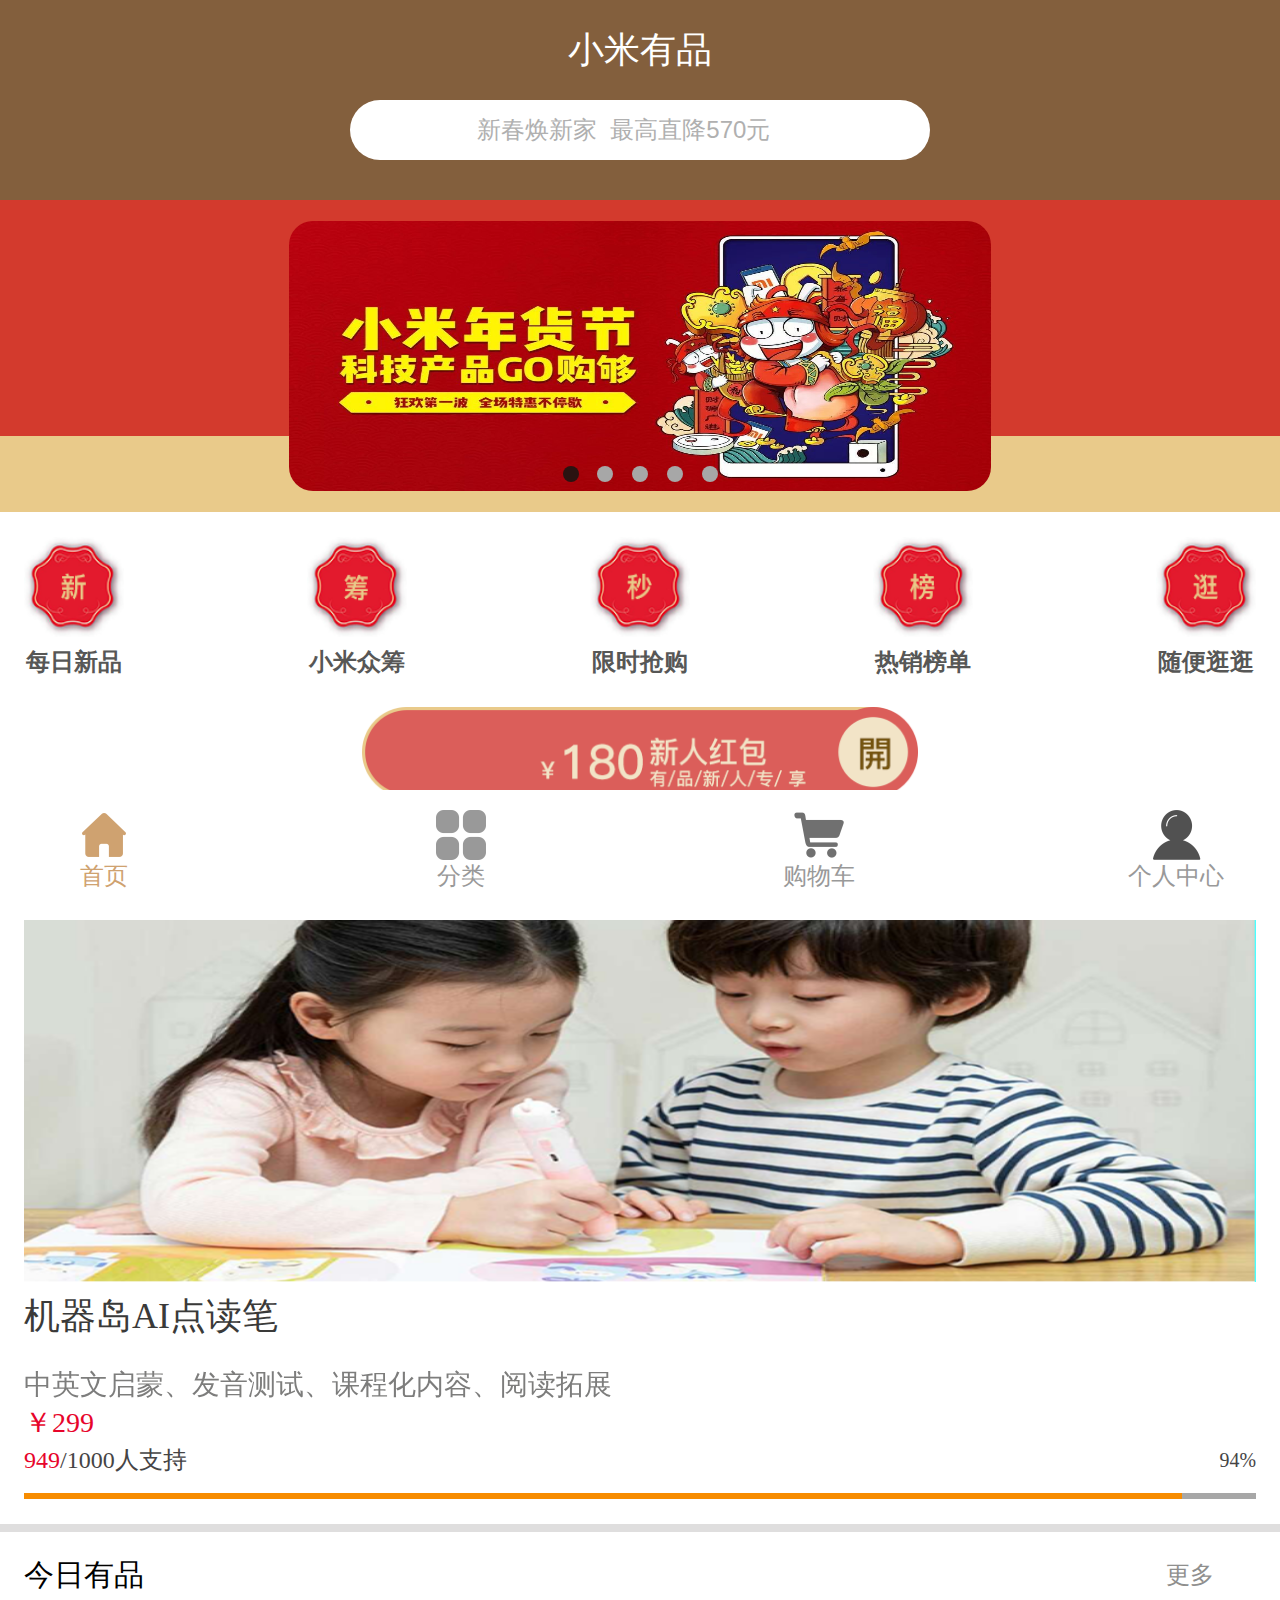
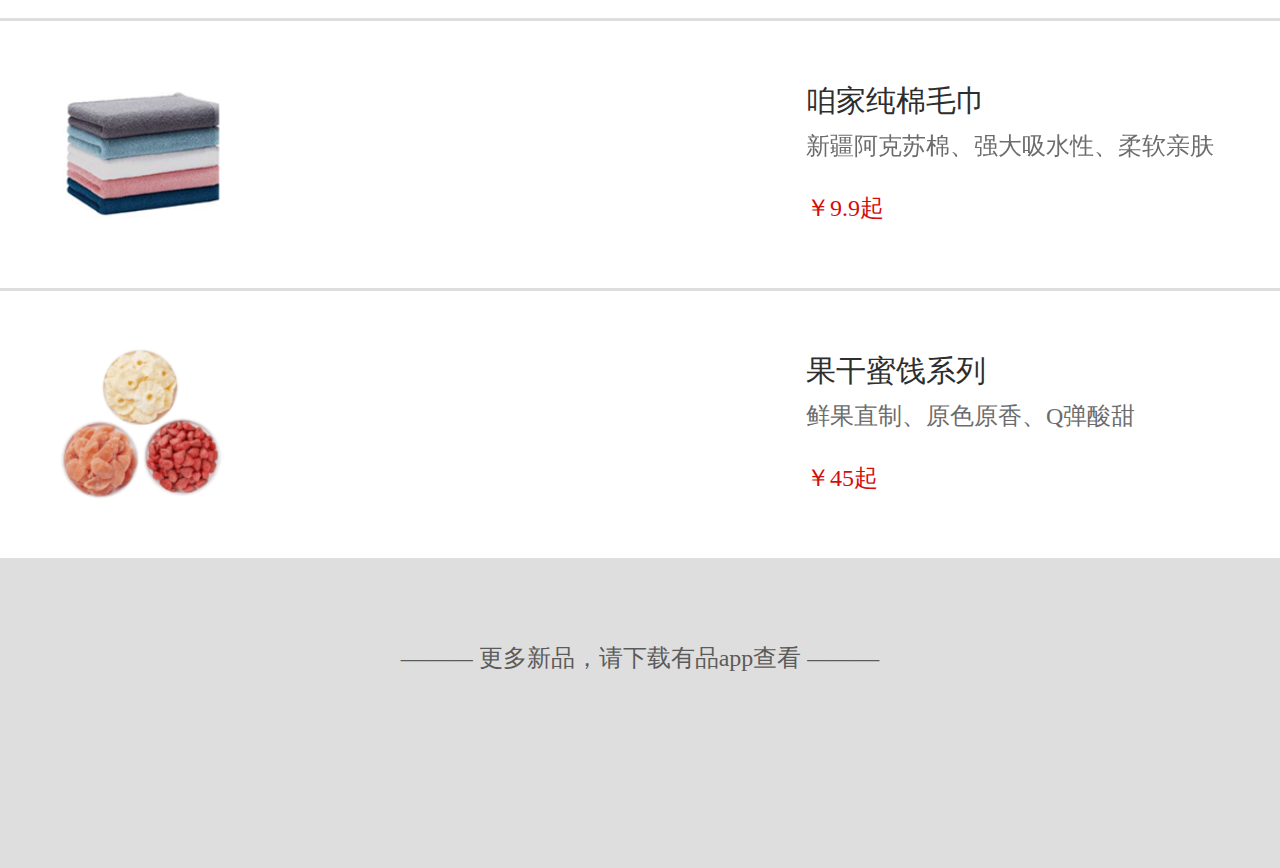
<file: index.html>
<!DOCTYPE html>
<html lang="en">
<head>
    <meta charset="UTF-8">
    <meta name="viewport"
          content="width=device-width, user-scalable=no, initial-scale=1.0, maximum-scale=1.0, minimum-scale=1.0"><!--定义视口-->
    <title>index</title>
    <link rel="stylesheet" href="css/index.css">
    <link rel="stylesheet" href="http://at.alicdn.com/t/font_929727_2zpkirgsvhy.css">
    <script src="js/rem.js"></script>
</head>
<body>

<!--轮播图开始-->
<div class="index-banner">
    <div class="index-banner-top"></div>
    <div class="index-banner-bottom"></div>
    <div class="index-banner-img">
        <img src="img/banner.jpeg" alt="">
    </div>
    <!--轮播点开始-->
    <div class="dots">
        <div class="dot"></div>
        <div class="dot"></div>
        <div class="dot"></div>
        <div class="dot"></div>
        <div class="dot"></div>

    </div>
    <!--轮播点结束-->
</div>
<!--轮播图结束-->
<!--头部开始-->
<div class="index-header">
    <h2>小米有品</h2>
    <div class="index-search">
        <i class="iconfont icon-search-1-copy"></i>
        <input type="text" class="index-input" placeholder="新春焕新家  最高直降570元">
    </div>
</div>
<!--头部结束-->
<!--首页分类开始-->
    <div class="index-cate">
        <ul class="box">
            <li class="yan">
                <div class="yan-img"><img src="img/新@2x.png" alt=""></div>
                <h3>每日新品</h3>
            </li>
            <li class="yan">
                <div class="yan-img"><img src="img/筹@2x.png" alt=""></div>
                <h3>小米众筹</h3>
            </li>
            <li class="yan">
                <div class="yan-img"><img src="img/秒@2x.png" alt=""></div>
                <h3>限时抢购</h3>
            </li>
            <li class="yan">
                <div class="yan-img"><img src="img/榜@2x.png" alt=""></div>
                <h3>热销榜单</h3>
            </li>
            <li class="yan">
                <div class="yan-img"><img src="img/逛@2x.png" alt=""></div>
                <h3>随便逛逛</h3>
            </li>
        </ul>
        <div class="yibaling"><img src="img/kai.png" alt=""></div>
    </div>
<!--首页分类结束-->
<div class="tiao"></div>
<!--小米众筹开始-->
<div class="nice-header">
    <h3>小米众筹</h3>
    <div class="nice-header-right">
        更多
        <i class="iconfont icon-right1"></i>
    </div>
</div>
<div class="nice-img"><img src="img/mi.png" alt=""></div>
<div class="nice-text">
    <h1>机器岛AI点读笔</h1>
    <h2>中英文启蒙、发音测试、课程化内容、阅读拓展</h2>
    <h3>￥299</h3>
    <div class="men">
    <h4><span>949</span>/1000人支持</h4>
        <h5>94%</h5></div>
    <div class="xian-one">    <div class="xian-two"></div>
    </div>
</div>
<!--小米众筹结束-->
<div class="tiao"></div>
<!--今日油品开始-->

<div class="nice-header">
    <h3>今日有品</h3>
    <div class="nice-header-right">
        更多
        <i class="iconfont icon-right1"></i>
    </div>
</div>
<div class="tody">
    <div class="tody-img"><img src="img/maojin.png" alt=""></div>
    <div class="tody-text">
        <h3>咱家纯棉毛巾</h3>
        <p>新疆阿克苏棉、强大吸水性、柔软亲肤</p>
        <h5>￥9.9起</h5>
    </div>
</div>
<a href="clear.html">
<div class="tody">
    <div class="tody-img"><img src="img/guo.png" alt=""></div>
    <div class="tody-text">
        <h3>果干蜜饯系列</h3>
        <p>鲜果直制、原色原香、Q弹酸甜</p>
        <h5>￥45起</h5>
    </div>
</div>
</a>
<!--今日有品结束-->
<div class="app">
    ——— 更多新品，请下载有品app查看  ———
</div>
<div class="index-last">
    <div class="last-boxx">
        <div class="last-box-img"><img src="img/首页.png" alt=""></div>
        <div class="span">首页</div>
    </div>
    <a href="list.html">
    <div class="last-box">
        <div class="last-box-img"><img src="img/分类.png" alt=""></div>
        <div class="span">分类</div>
    </div></a>
    <a href="shopping.html">
    <div class="last-box">
        <div class="last-box-img"><img src="img/gouwuche.png" alt=""></div>
        <div class="span">购物车</div>
    </div></a>
    <a href="alone.html">
    <div class="last-box">
        <div class="last-box-img"><img src="img/个人中心.png" alt=""></div>
        <div class="span">个人中心</div>
    </div></a>

</div>
</body>
</html>
</file>
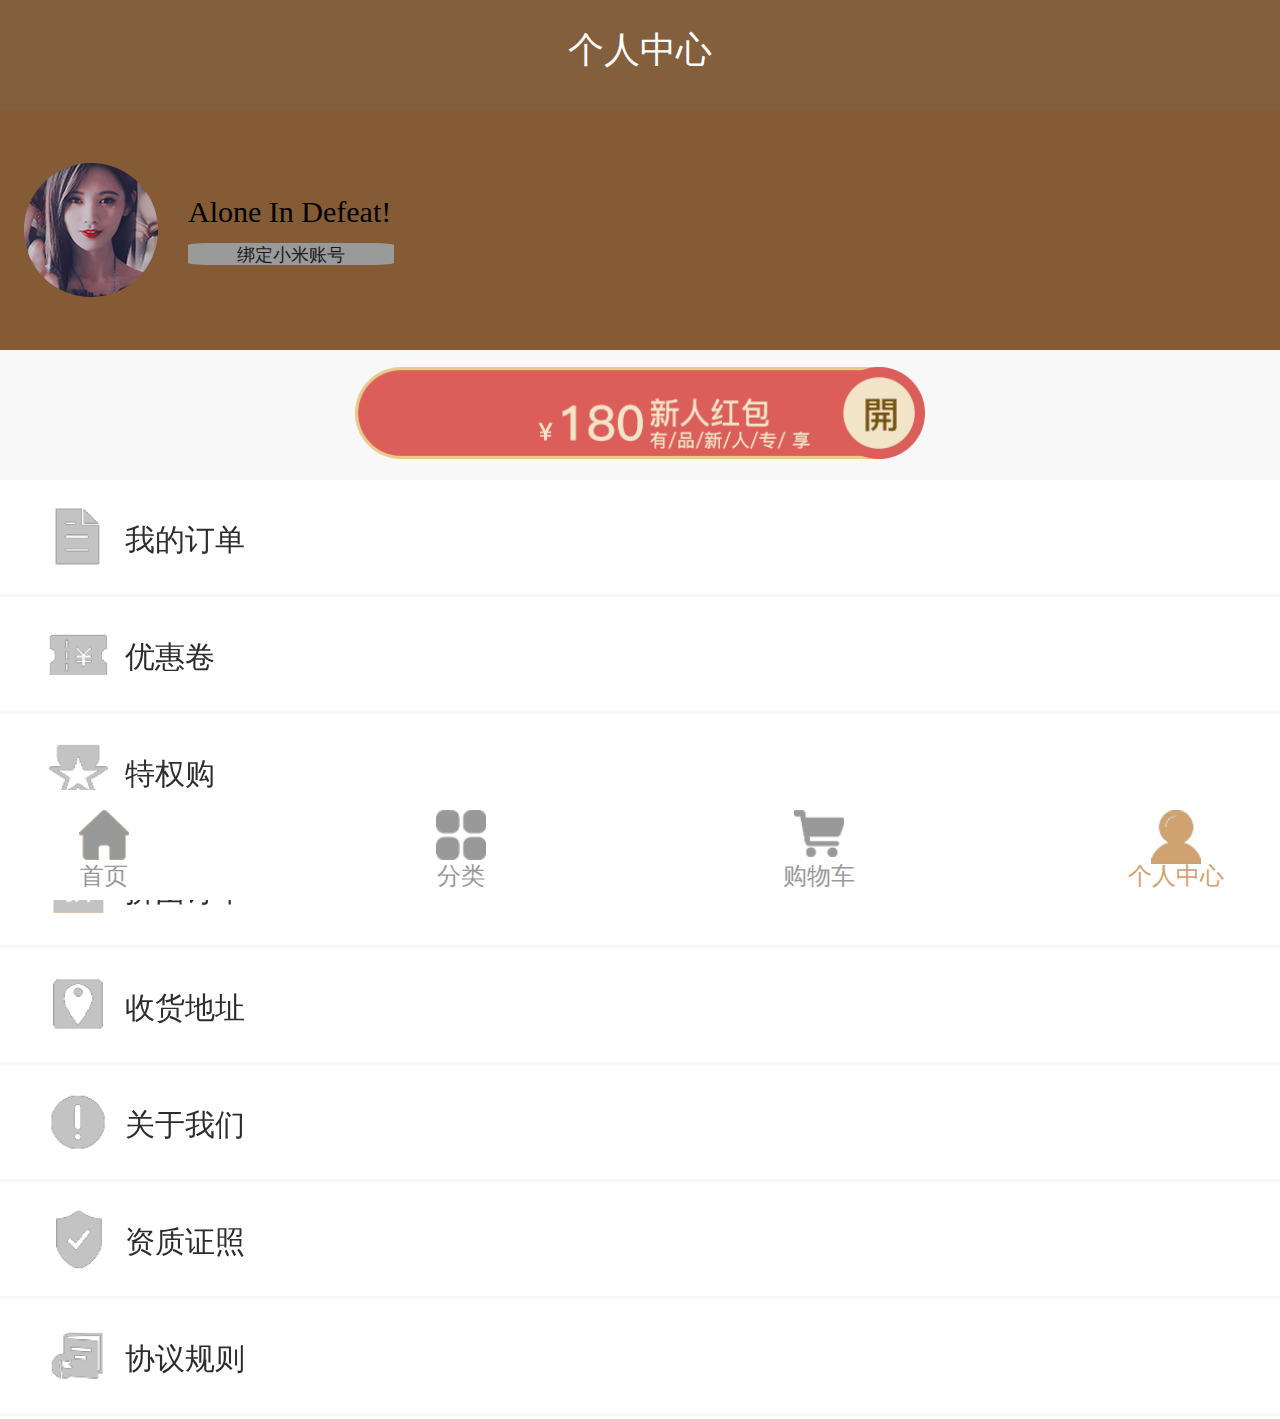
<file: alone.html>
<!DOCTYPE html>
<html lang="en">
<head>
    <meta charset="UTF-8">
    <meta name="viewport"
          content="width=device-width, user-scalable=no, initial-scale=1.0, maximum-scale=1.0, minimum-scale=1.0"><!--定义视口-->
    <title>alone</title>
    <link rel="stylesheet" href="css/alone.css">
    <link rel="stylesheet" href="http://at.alicdn.com/t/font_929727_2zpkirgsvhy.css">
    <script src="js/rem.js"></script>
</head>
<body>
<!--头像开始-->
<div class="touxiang">
    <div class="touxiang-img"><img src="img/timgQLZLVSPH@2x.png" alt=""></div>
    <div class="zhanghao">
        <span>Alone In Defeat!</span>
        <a href="signin.html">绑定小米账号</a>
    </div>
</div>
<!--头像结束-->
<!--头部开始-->
<div class="index-headerr">
    <h2>个人中心</h2>
</div>
<!--头部结束-->
<!--180开始-->
<div class="new">
    <div class="new-img"><img src="img/kai.png" alt=""></div>
</div>
<!--180结束-->
<!--列表开始-->
<div class="happy">
    <div class="happy-img"><img src="img/a.png" alt=""></div>
    <span>我的订单</span>
    <div class="happy-right"><i class="iconfont icon-right1"></i></div>
</div>
<div class="happy">
    <div class="happy-img"><img src="img/b.png" alt=""></div>
    <span>优惠卷</span>
    <div class="happy-right"><i class="iconfont icon-right1"></i></div>
</div>
<div class="happy">
    <div class="happy-img"><img src="img/c.png" alt=""></div>
    <span>特权购</span>
    <div class="happy-right"><i class="iconfont icon-right1"></i></div>
</div>
<div class="happy">
    <div class="happy-img"><img src="img/d.png" alt=""></div>
    <span>拼团订单</span>
    <div class="happy-right"><i class="iconfont icon-right1"></i></div>
</div>
<div class="happy">
    <div class="happy-img"><img src="img/e.png" alt=""></div>
    <span>收货地址</span>
    <div class="happy-right"><i class="iconfont icon-right1"></i></div>
</div>
<div class="happy">
    <div class="happy-img"><img src="img/f.png" alt=""></div>
    <span>关于我们</span>
    <div class="happy-right"><i class="iconfont icon-right1"></i></div>
</div>
<div class="happy">
    <div class="happy-img"><img src="img/g.png" alt=""></div>
    <span>资质证照</span>
    <div class="happy-right"><i class="iconfont icon-right1"></i></div>
</div>
<div class="happy">
    <div class="happy-img"><img src="img/h%20(2).png" alt=""></div>
    <span>协议规则</span>
    <div class="happy-right"><i class="iconfont icon-right1"></i></div>
</div>
<!--列表结束-->
<div class="index-last">
    <a href="index.html">
    <div class="last-box">
        <div class="last-box-img"><img src="img/22.png" alt=""></div>
        <div class="span">首页</div>
    </div>
    </a>
    <a href="list.html">
    <div class="last-box">
        <div class="last-box-img"><img src="img/bb.png" alt=""></div>
        <div class="span">分类</div>
    </div>
    </a>
    <a href="shopping.html">
    <div class="last-box">
        <div class="last-box-img"><img src="img/oo.png" alt=""></div>
        <div class="span">购物车</div>
    </div>
    </a>
    <div class="last-box">
        <div class="last-box-img"><img src="img/pp.png" alt=""></div>
        <div class="span">个人中心</div>
    </div>

</div>

</body>
</html>
</file>
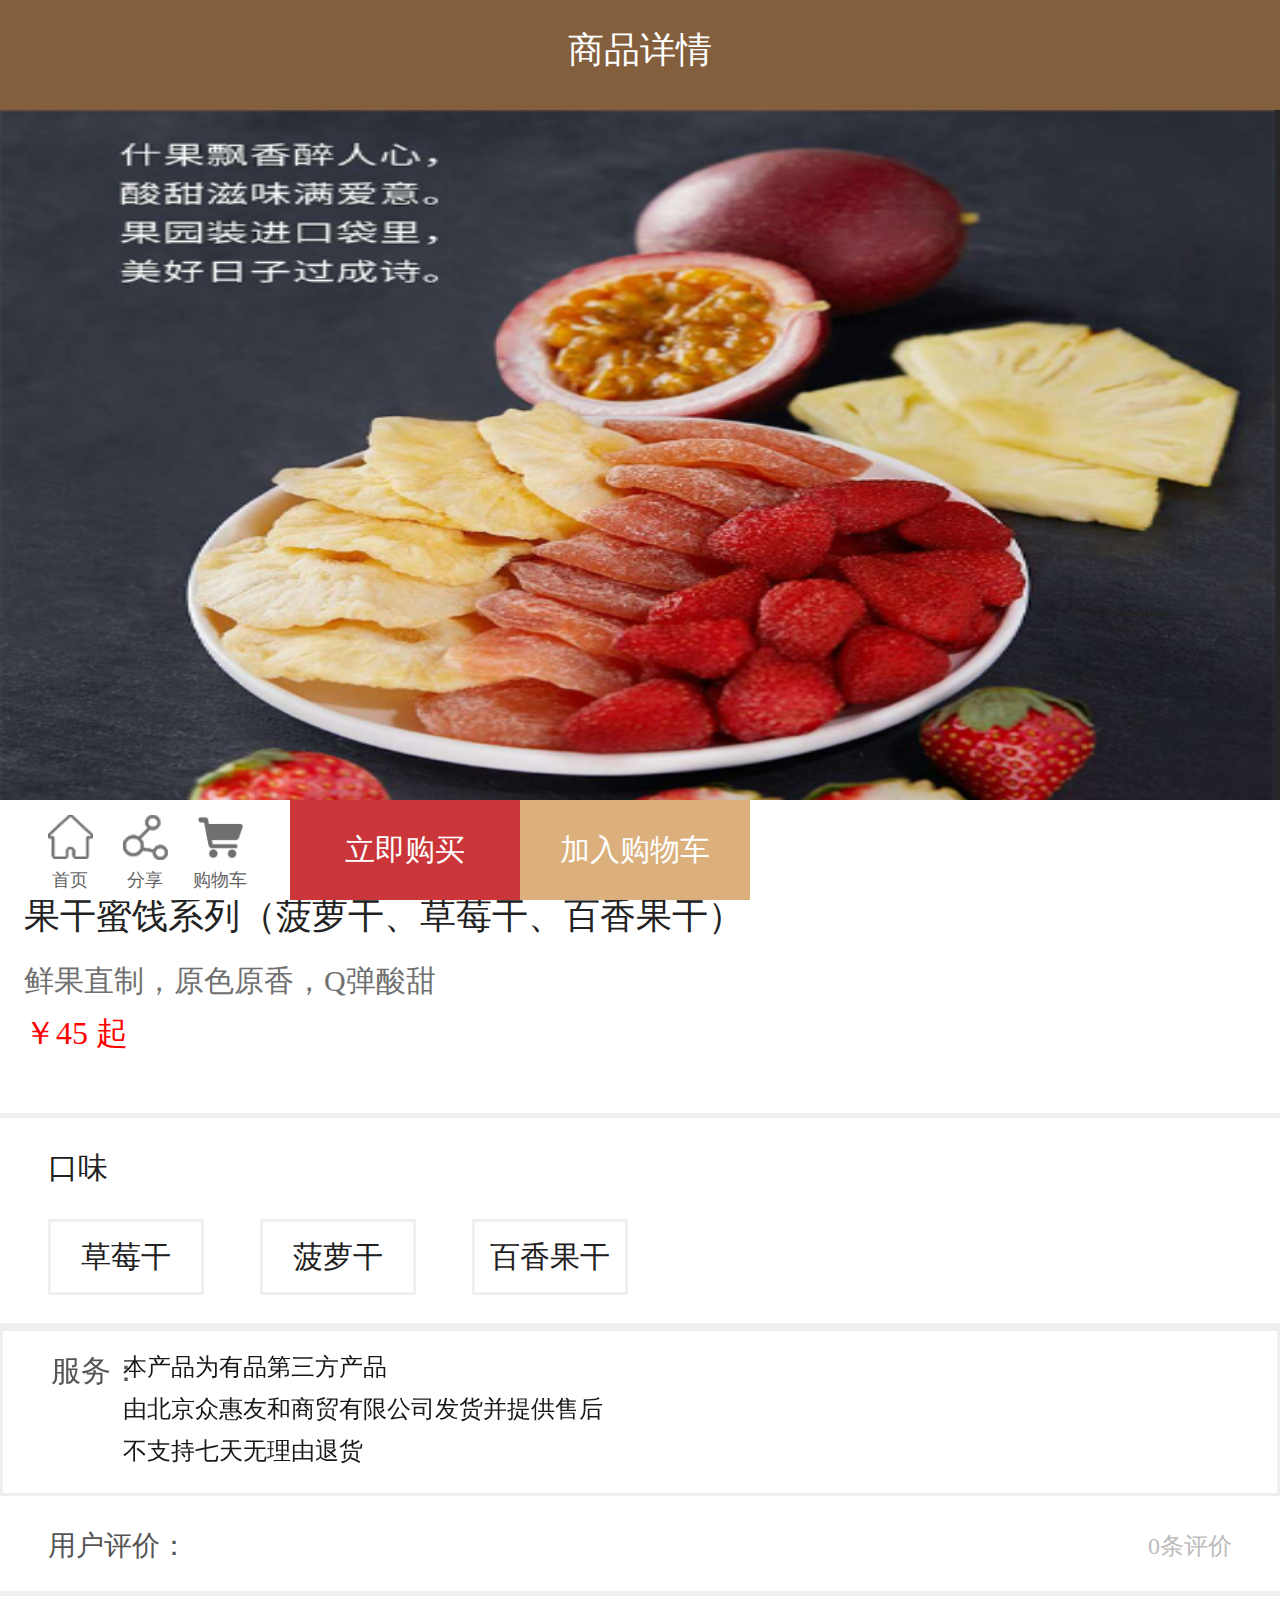
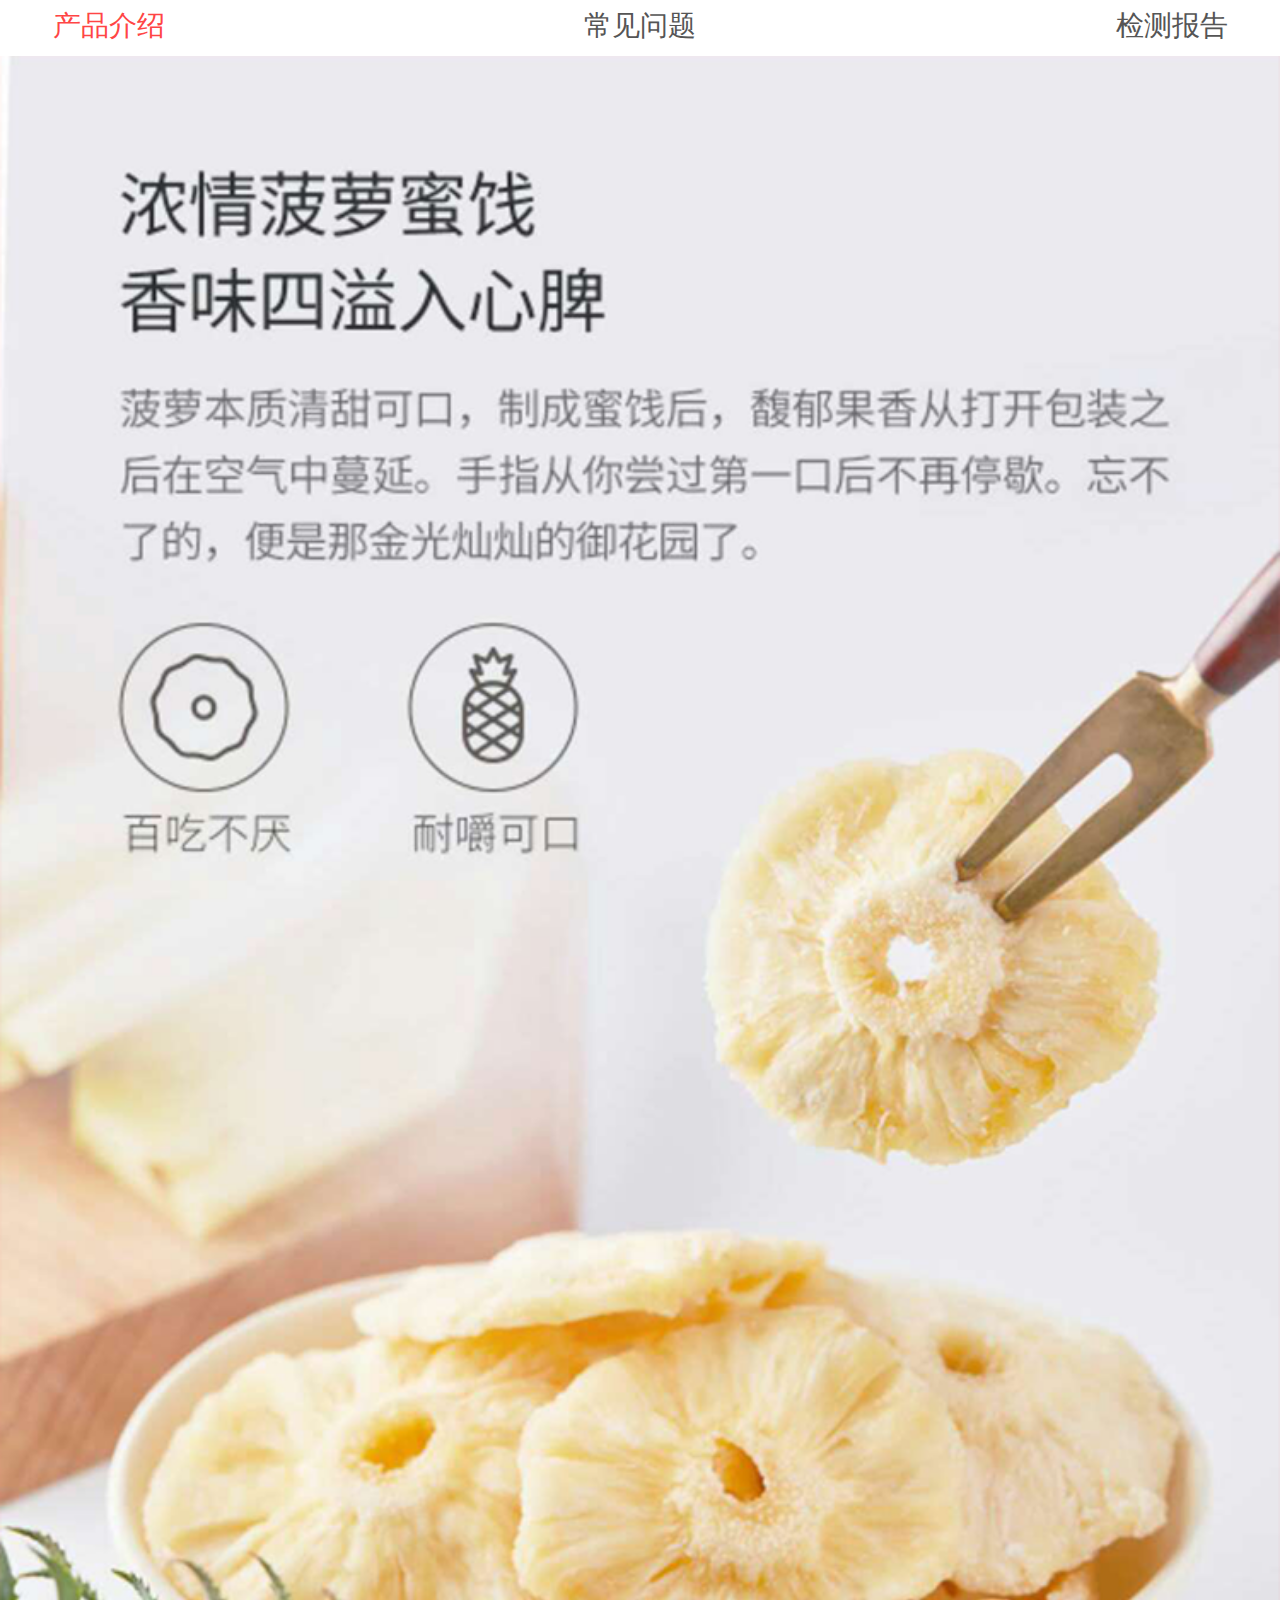
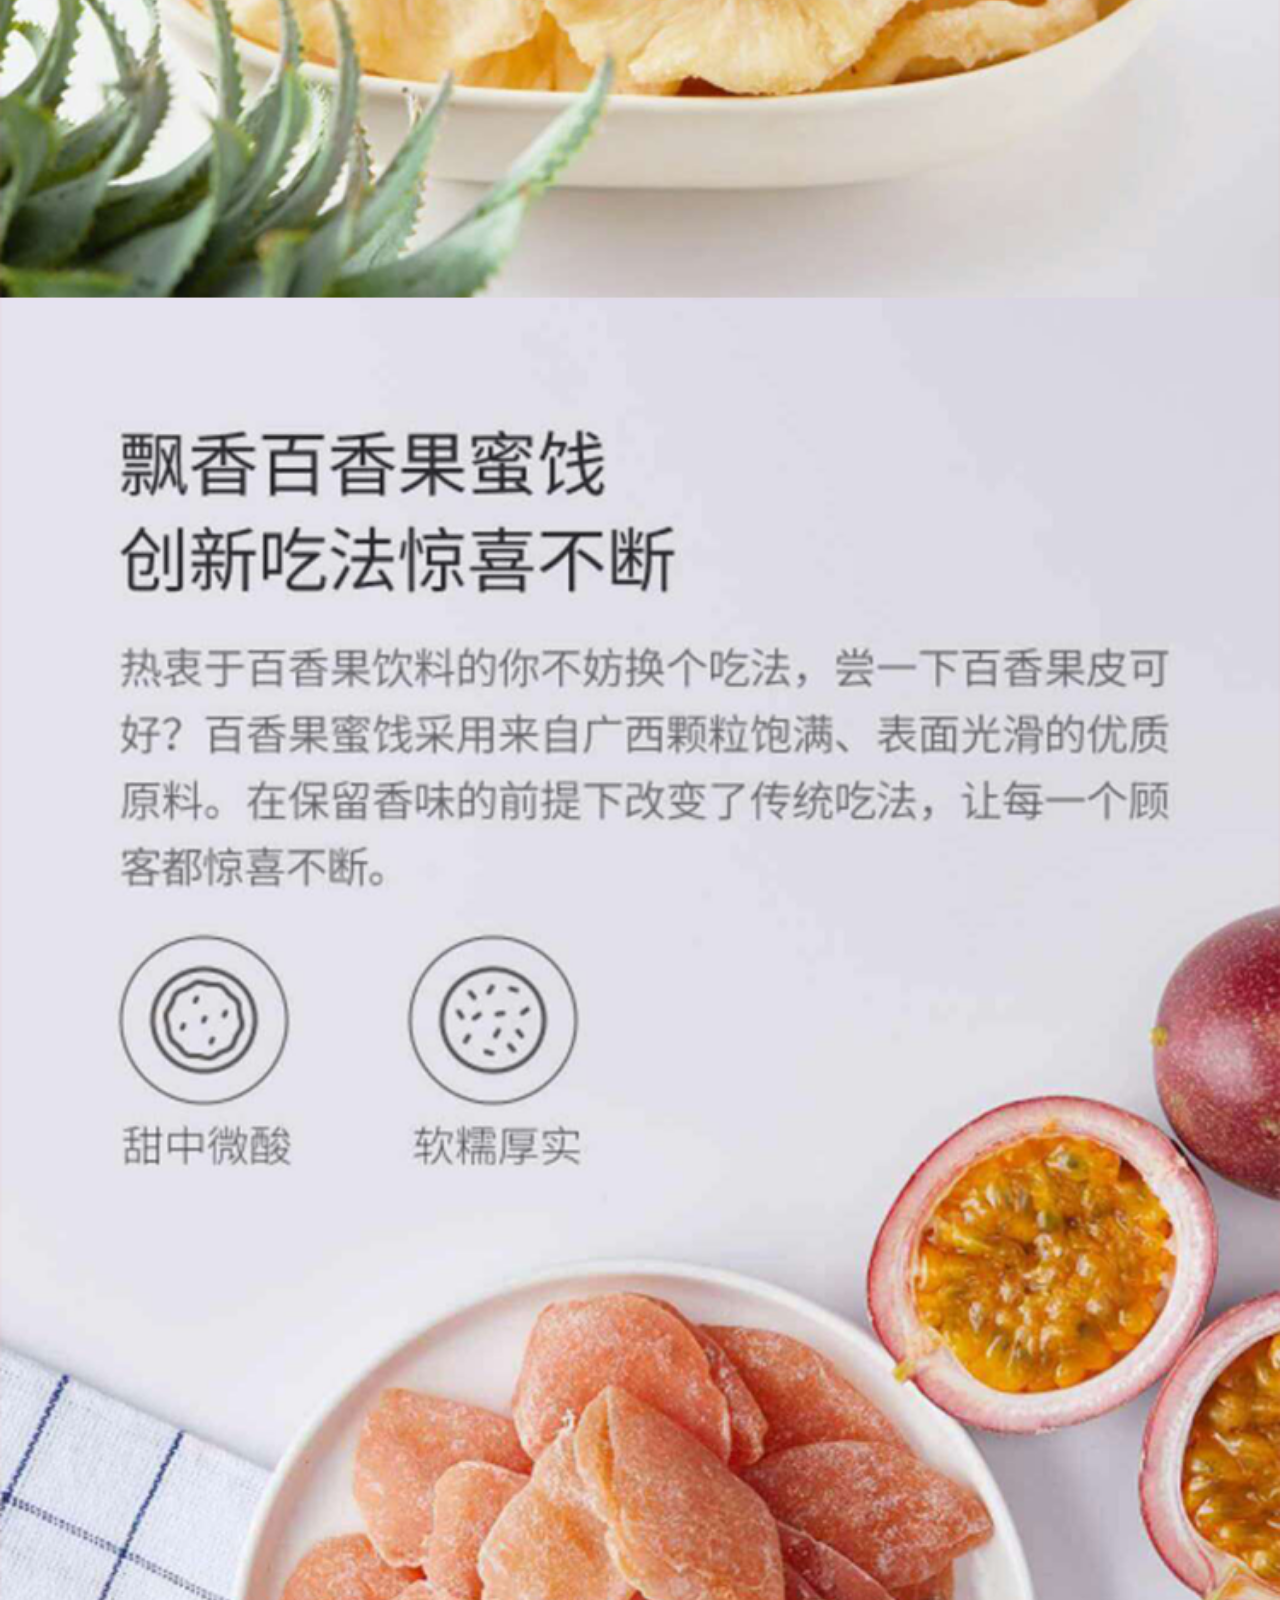
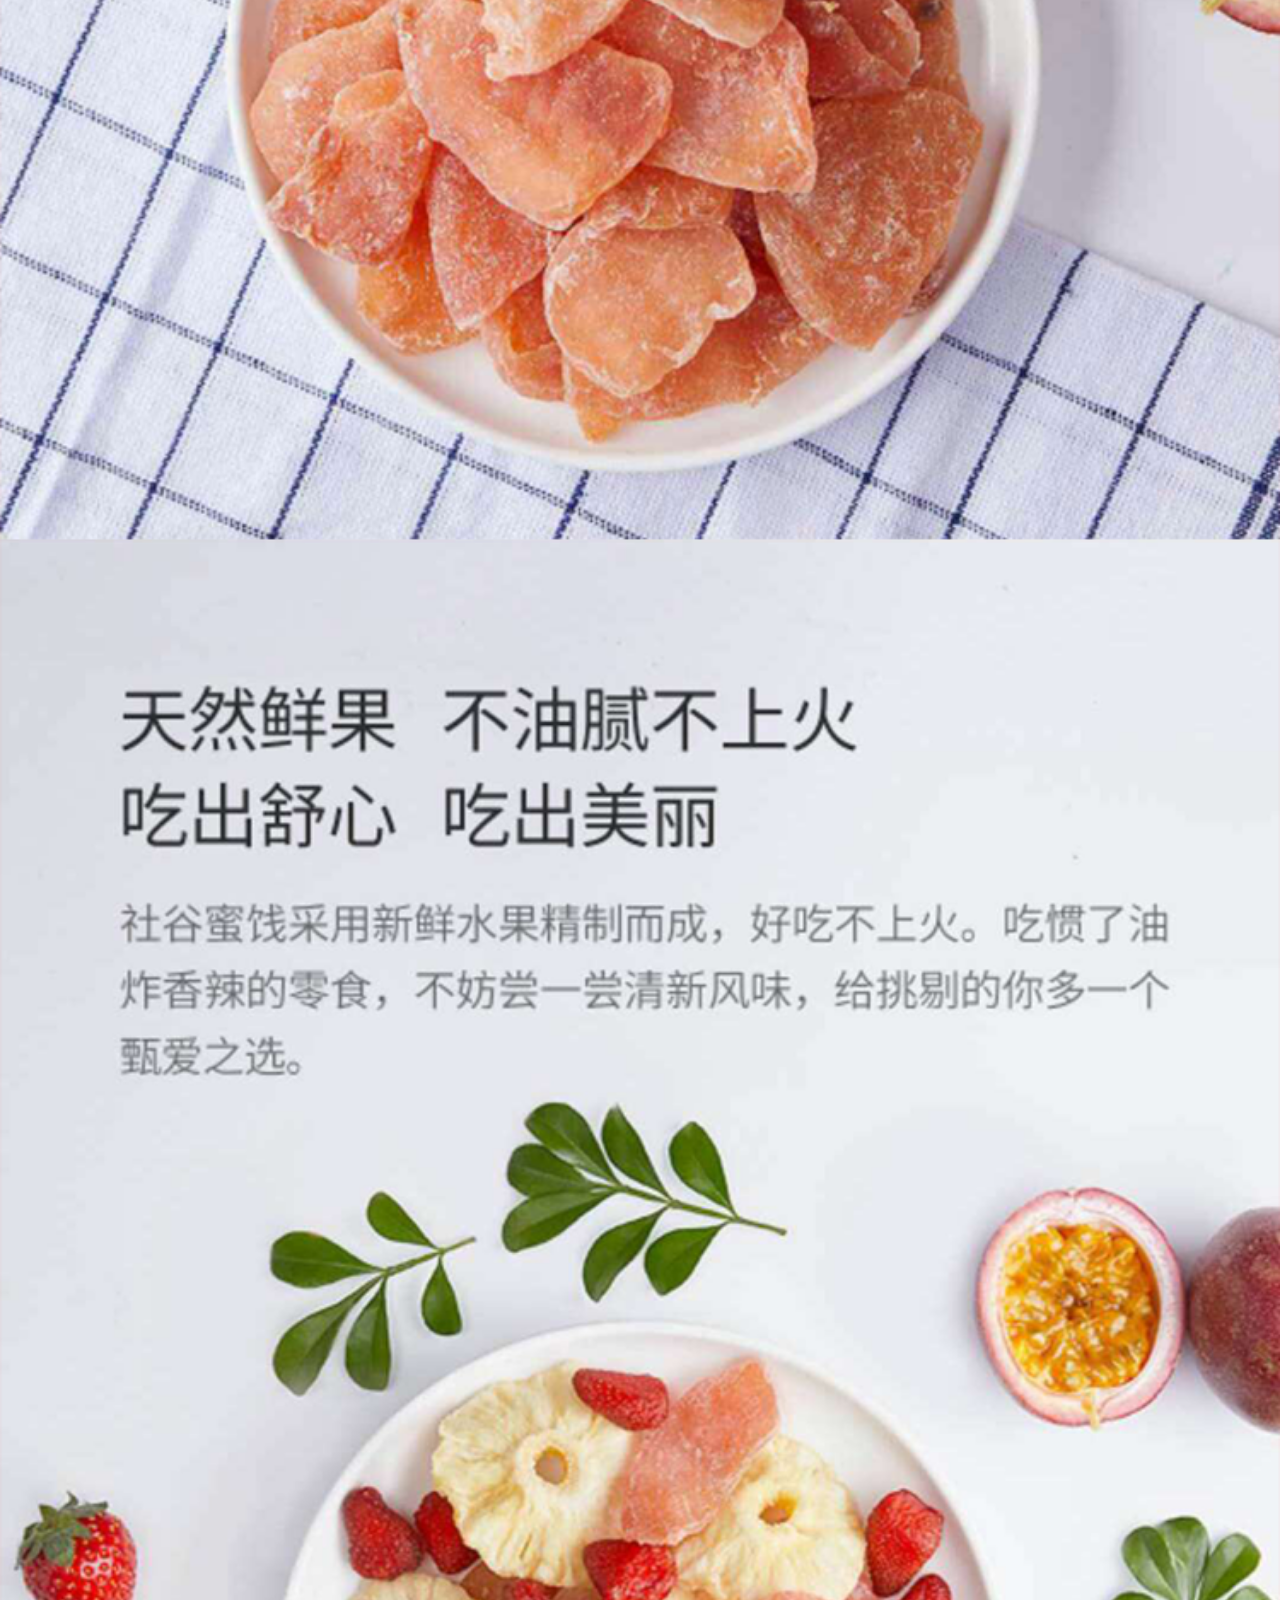
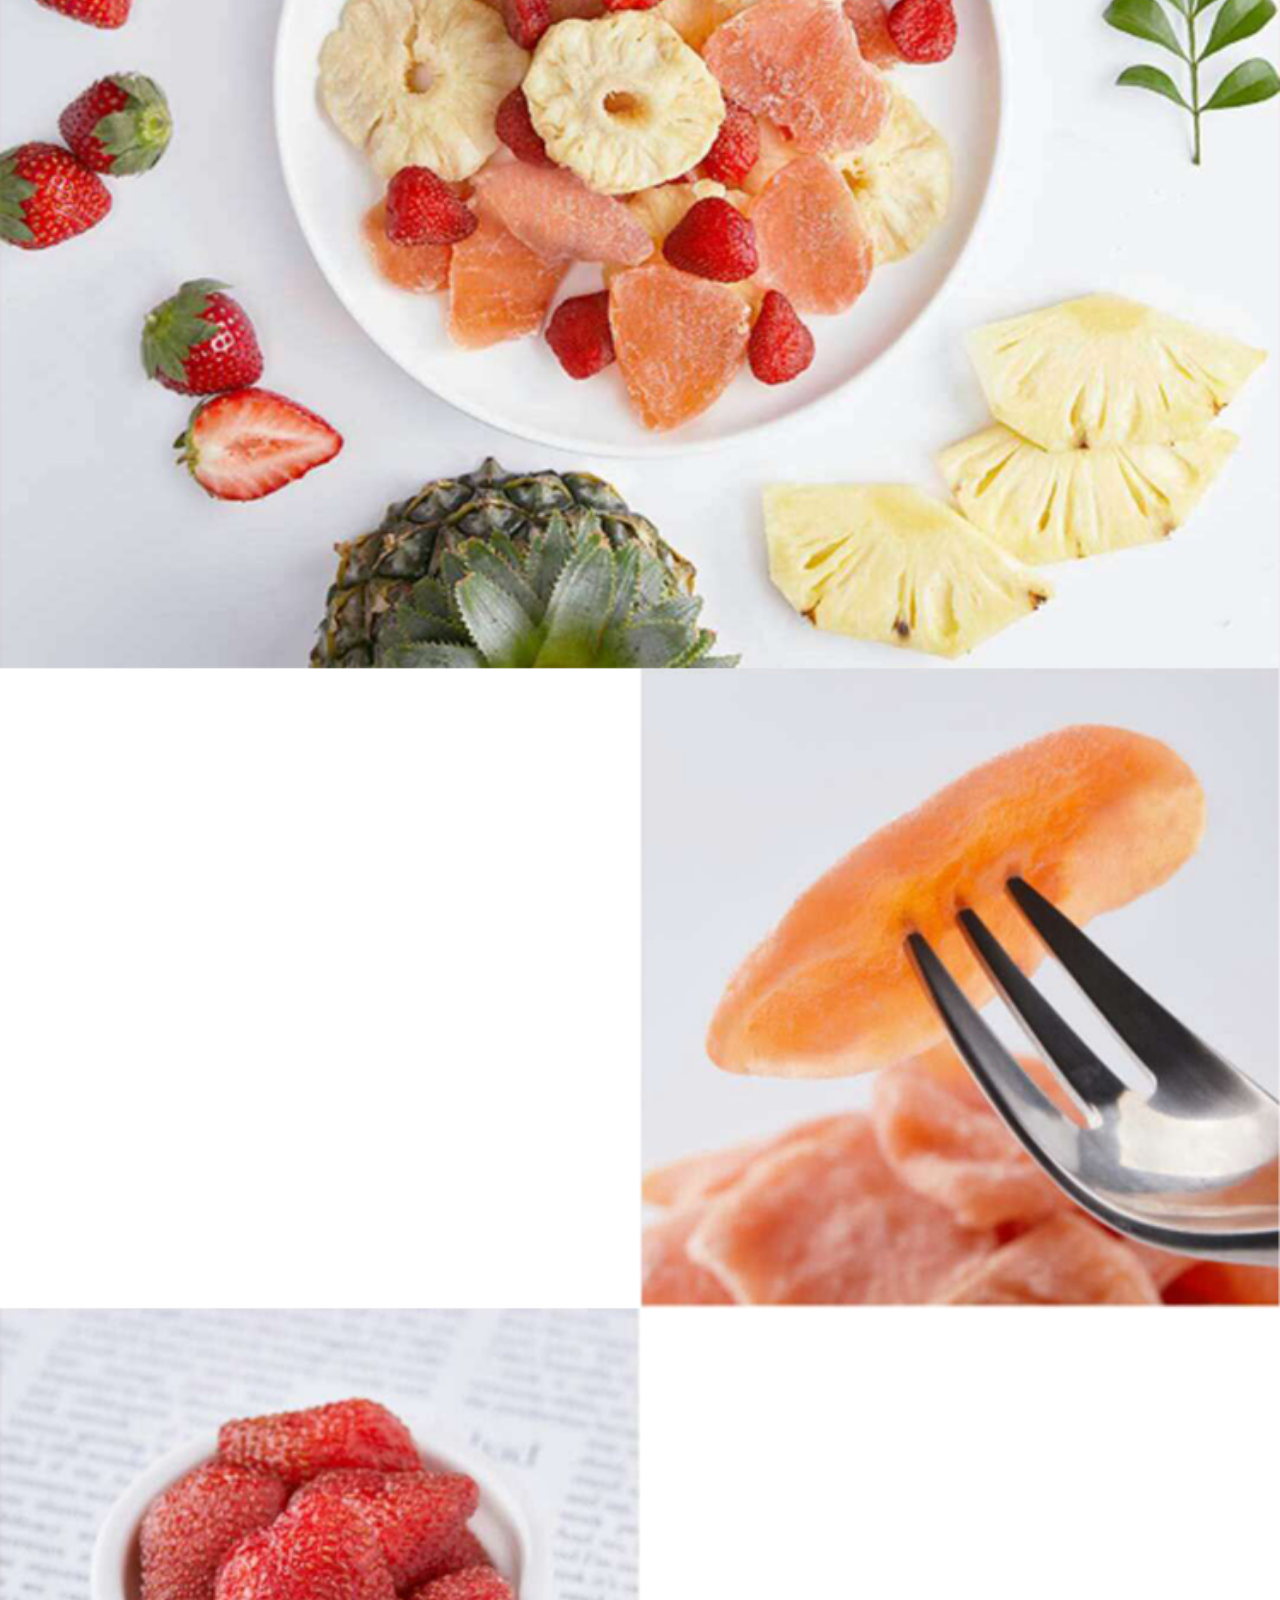
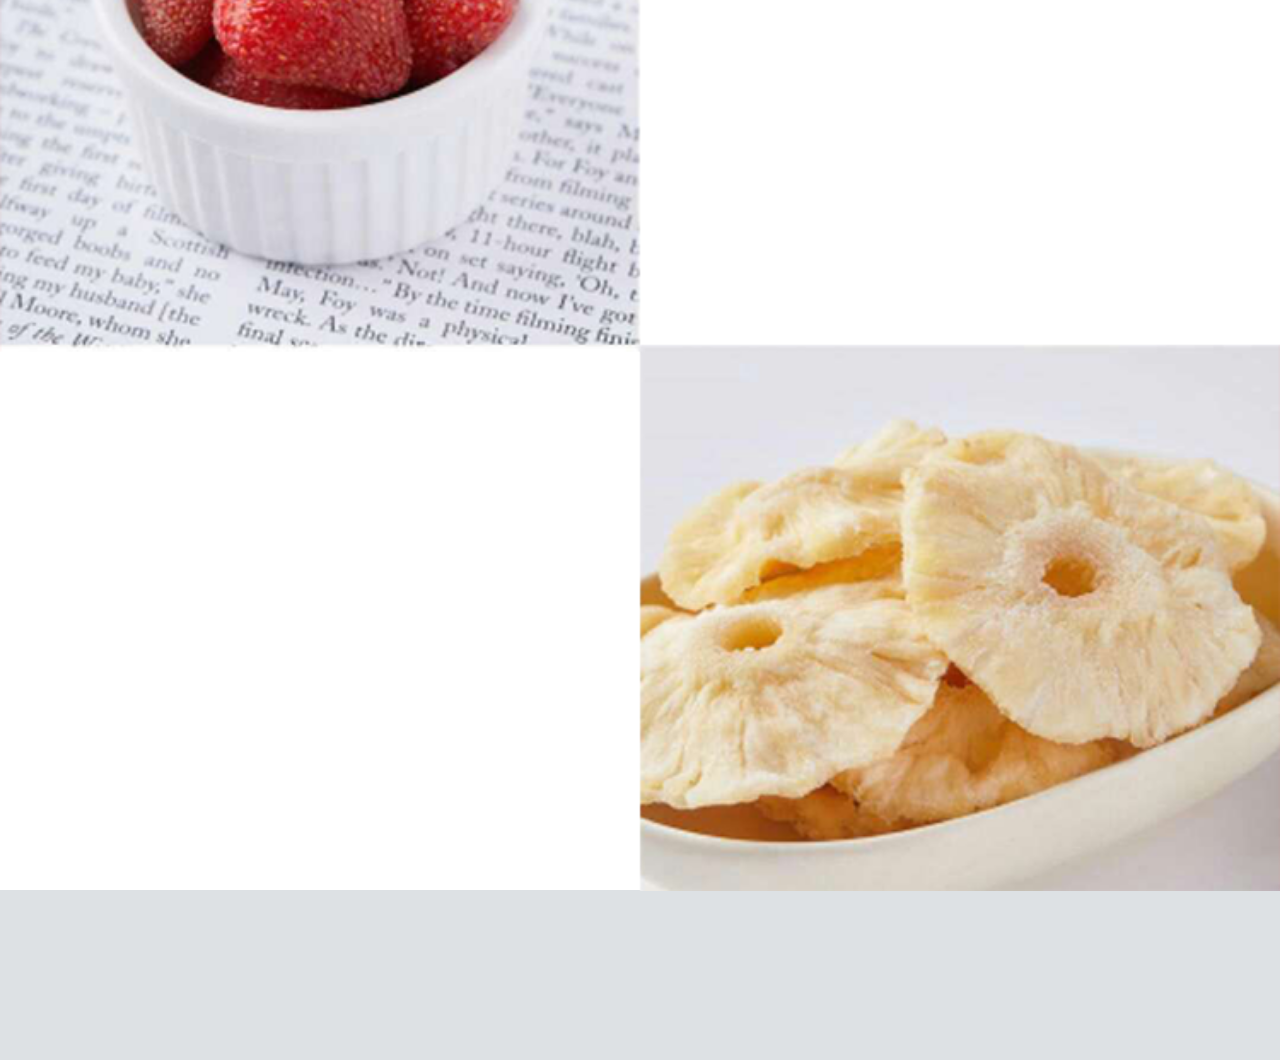
<file: clear.html>
<!DOCTYPE html>
<html lang="en">
<head>
    <meta charset="UTF-8">
    <meta name="viewport"
          content="width=device-width, user-scalable=no, initial-scale=1.0, maximum-scale=1.0, minimum-scale=1.0"><!--定义视口-->
    <title>clear</title>
    <link rel="stylesheet" href="css/clear.css">
    <link rel="stylesheet" href="http://at.alicdn.com/t/font_929727_2zpkirgsvhy.css">
    <script src="js/rem.js"></script>
</head>
<body>

<!--轮播图开始-->
<div class="clear-img"><img src="img/33.png" alt="">
<div class="dots">
    <div class="dot"></div>
    <div class="dot"></div>
    <div class="dot"></div>
    <div class="dot"></div>
    <div class="dot"></div>
    <div class="dot"></div>
</div>
</div>
<!--轮播图结束-->
<!--头部开始-->
<div class="index-header">
    <h2>商品详情</h2>
    <a href="index.html">
        <i class="iconfont icon-weibiaoti6-copy"></i>
    </a>
</div>
<!--头部结束-->
<!--价格开始-->
<div class="clear-price">
    <h2>果干蜜饯系列（菠萝干、草莓干、百香果干）</h2>
    <p>鲜果直制，原色原香，Q弹酸甜</p>
    <h6>￥45 起</h6>
</div>
<!--价格结束-->
<!--口味开始-->
<div class="clear-xiang">
    <h3>口味</h3>
    <div class="clear-kouwei">
        <div class="kouwei-box">草莓干</div>
        <div class="kouwei-box">菠萝干</div>
        <div class="kouwei-box">百香果干</div>
    </div>
</div>
<!--口味结束-->
<!--服务开始-->
    <div class="waiter-box">
        <P>服务：</P>
        <div class="waiter-center">
            <div class="waiter-one"><i class="iconfont icon-zhengque"></i>本产品为有品第三方产品</div>
            <div class="waiter-three"><i class="iconfont icon-zhengque"></i>由北京众惠友和商贸有限公司发货并提供售后</div>
            <div class="waiter-two"><i class="iconfont icon-jinggao2"></i>不支持七天无理由退货</div>
        </div>
        <div class="waiter-right"><i class="iconfont icon-right1"></i></div>
    </div>
<!--服务结束-->
<!--评价开始-->
<div class="pingjia">
    <div class="pingjia-left">用户评价：</div>
    <div class="pingjia-center">
        <i class="iconfont icon-star"></i>
        <i class="iconfont icon-star"></i>
        <i class="iconfont icon-star"></i>
        <i class="iconfont icon-star"></i>
        <i class="iconfont icon-star"></i>
    </div>
    <div class="pingjia-right">0条评价 <i class="iconfont icon-right1"></i></div>
</div>
<!--评价结束-->
<!--检测开始-->
<div class="protect">
    <div class="protect-box">产品介绍</div>
    <div class="protect-box">常见问题</div>
    <div class="protect-box">检测报告</div>
</div>
<!--检测结束-->
<!--图片开始-->
<div class="five-img"><img src="img/99.png" alt=""></div>
<!--图片结束-->
<div class="huise"></div>
<!--底部开始-->
<div class="dibu-box">
    <div class="dibu-left">
        <a href="index.html">
        <div class="box">
            <div class="box-img"><img src="img/shouye@2x.png" alt=""></div>
            <p>首页</p>
        </div>
        </a>
        <div class="box">
            <div class="box-img"><img src="img/fenxiang@2x.png" alt=""></div>
            <p>分享</p>
        </div>
        <div class="box">
            <div class="box-img"><img src="img/gouwuche.png" alt=""></div>
            <p>购物车</p>
        </div>
    </div>
    <a href="shopping.html">
    <div class="dibu-center">立即购买</div>
    <div class="dibu-right">加入购物车</div>
    </a>
</div>
<!--底部结束-->
</body>
</html>
</file>
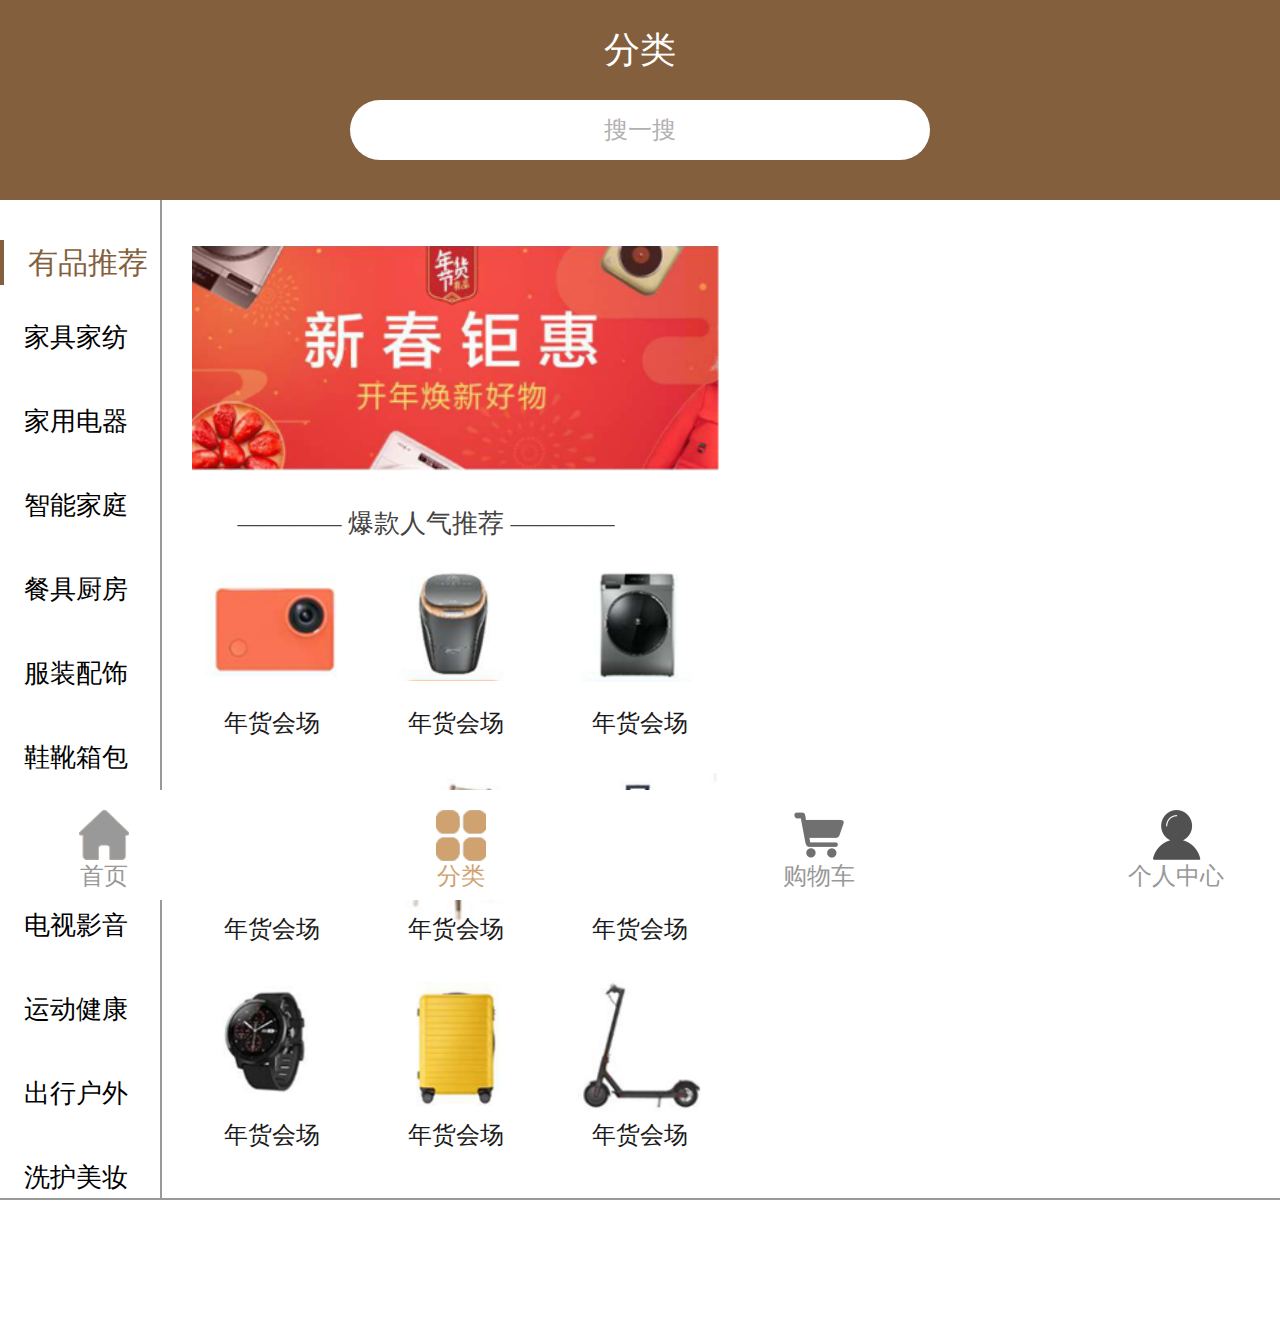
<file: list.html>
<!DOCTYPE html>
<html lang="en">
<head>
    <meta charset="UTF-8">
    <meta name="viewport"
          content="width=device-width, user-scalable=no, initial-scale=1.0, maximum-scale=1.0, minimum-scale=1.0"><!--定义视口-->
    <title>list</title>
    <link rel="stylesheet" href="css/list.css">
    <link rel="stylesheet" href="http://at.alicdn.com/t/font_929727_2zpkirgsvhy.css">
    <script src="js/rem.js"></script>
</head>
<body>
<!--头部开始-->
<div class="index-header">
    <h2>分类</h2>
    <div class="index-search">
        <i class="iconfont icon-search-1-copy"></i>
        <input type="text" class="index-input" placeholder="搜一搜">
    </div>
</div>
<!--头部结束-->
<!--列表开始-->
<div class="list-bigbox">
<div class="list-left">
    <div class="list-left-boxx">有品推荐</div>
    <div class="list-left-box">家具家纺</div>
    <div class="list-left-box">家用电器</div>
    <div class="list-left-box">智能家庭</div>
    <div class="list-left-box">餐具厨房</div>
    <div class="list-left-box">服装配饰</div>
    <div class="list-left-box">鞋靴箱包</div>
    <div class="list-left-box">手机电脑</div>
    <div class="list-left-box">电视影音</div>
    <div class="list-left-box">运动健康</div>
    <div class="list-left-box">出行户外</div>
    <div class="list-left-box">洗护美妆</div>
</div>
<div class="list-right">
    <div class="list-right-img"><img src="img/xinchun.png" alt=""></div>
    <h3>————  爆款人气推荐  ————</h3>
    <div class="goods">
        <div class="ppp">
        <div class="goods-box">
            <div class="goods-img"><img src="img/1.png" alt=""></div>
            <p>年货会场</p>
        </div>
        <div class="goods-box">
            <div class="goods-img"><img src="img/2.png" alt=""></div>
            <p>年货会场</p>
        </div>
        <div class="goods-box">
            <div class="goods-img"><img src="img/3.png" alt=""></div>
            <p>年货会场</p>
        </div>
        </div>
        <div class="ppp">
        <div class="goods-box">
            <div class="goods-img"><img src="img/4.png" alt=""></div>
            <p>年货会场</p>
        </div>
        <div class="goods-box">
            <div class="goods-img"><img src="img/5.png" alt=""></div>
            <p>年货会场</p>
        </div>
        <div class="goods-box">
            <div class="goods-img"><img src="img/6.png" alt=""></div>
            <p>年货会场</p>
        </div>
        </div>
        <div class="ppp">
        <div class="goods-box">
            <div class="goods-img"><img src="img/7.png" alt=""></div>
            <p>年货会场</p>
        </div>
        <div class="goods-box">
            <div class="goods-img"><img src="img/8.png" alt=""></div>
            <p>年货会场</p>
        </div>
        <div class="goods-box">
            <div class="goods-img"><img src="img/9.png" alt=""></div>
            <p>年货会场</p>
        </div>
        </div>
    </div>
</div>
</div>
<!--列表结束-->
<div class="index-last">
    <a href="index.html">
    <div class="last-box">
        <div class="last-box-img"><img src="img/22.png" alt=""></div>
        <div class="span">首页</div>
    </div>
    </a>
    <div class="last-box">
        <div class="last-box-img"><img src="img/11.png" alt=""></div>
        <div class="span">分类</div>
    </div>
    <a href="shopping.html">
    <div class="last-box">
        <div class="last-box-img"><img src="img/gouwuche.png" alt=""></div>
        <div class="span">购物车</div>
    </div>
    </a>
    <a href="alone.html">
    <div class="last-box">
        <div class="last-box-img"><img src="img/个人中心.png" alt=""></div>
        <div class="span">个人中心</div>
    </div>
    </a>

</div>

</body>
</html>
</file>
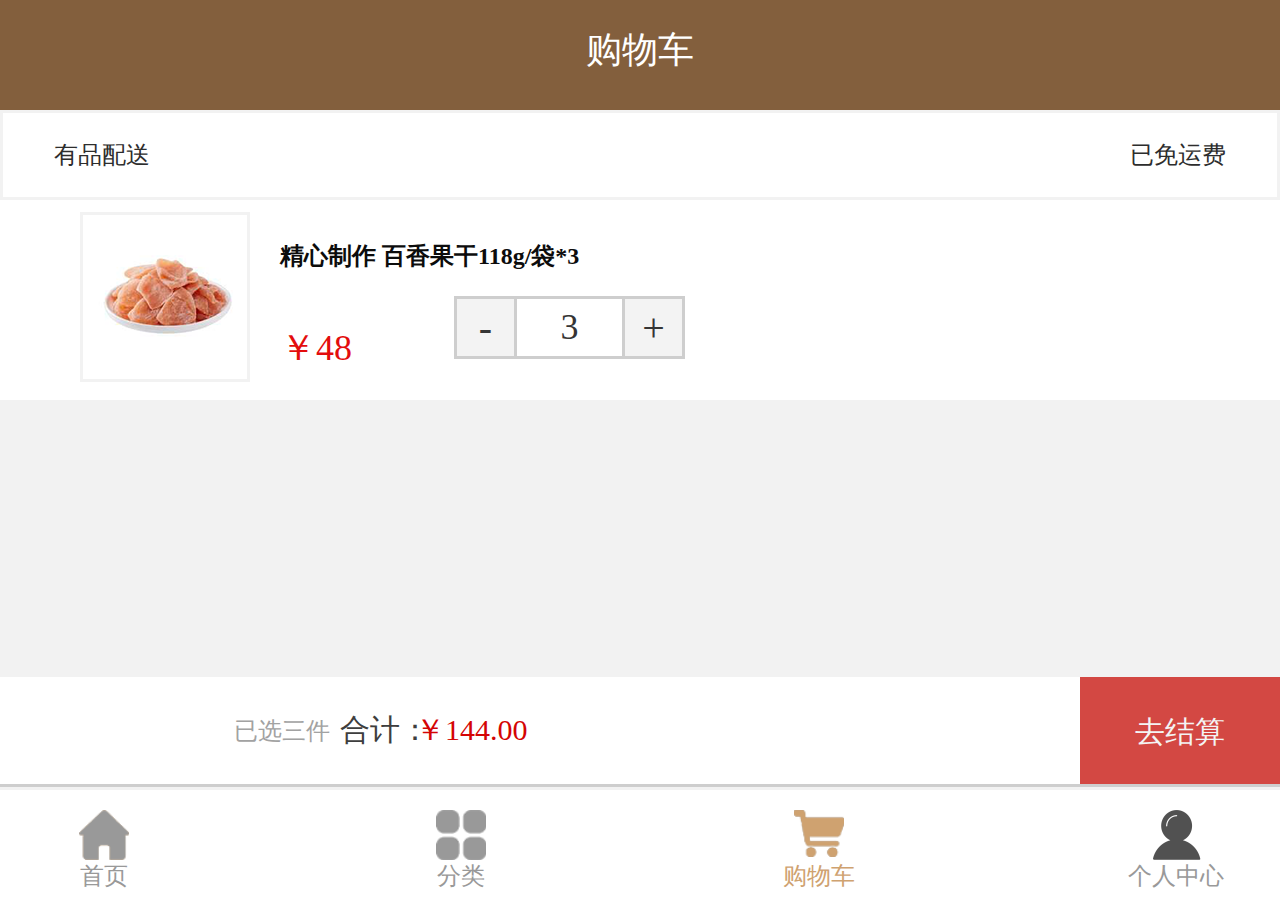
<file: shopping.html>
<!DOCTYPE html>
<html lang="en">
<head>
    <meta charset="UTF-8">
    <meta name="viewport"
          content="width=device-width, user-scalable=no, initial-scale=1.0, maximum-scale=1.0, minimum-scale=1.0"><!--定义视口-->
    <title>shopping</title>
    <link rel="stylesheet" href="css/shopping.css">
    <link rel="stylesheet" href="http://at.alicdn.com/t/font_929727_2zpkirgsvhy.css">
    <script src="js/rem.js"></script>
</head>
<body>
<!--头部开始-->
<div class="index-header">
    <h2>购物车</h2>
</div>
<!--头部结束-->
<div class="shopping-song">
    <div class="shopping-song-left">
        <i class="iconfont icon-zhengque1"></i>
        <span>有品配送</span>
    </div>
    <div class="shopping-song-right">
        <i class="iconfont icon-jinggao2"></i>
        <span>已免运费</span>
    </div>
</div>
<!--商品开始-->
<div class="xiaolun-box">
    <i class="iconfont icon-zhengque1"></i>
    <div class="xiaolun-img"><img src="img/guopu.png" alt=""></div>
    <h4>精心制作  百香果干118g/袋*3</h4>
    <span>￥48</span>
    <div class="last">
        <div class="box">-</div>
        3
        <div class="box">+</div>
    </div>
</div>
<!--商品结束-->
<div class="beijing"></div>
<!--结算开始-->
<div class="jiesuan">
    <i class="iconfont icon-zhengque1"></i>
    <span>已选三件</span>
    <h3>合计：</h3>
    <h4>￥144.00</h4>
    <div class="jiesuan-right">去结算</div>
</div>
<!--结算结束-->
<div class="index-last">
    <a href="index.html">
        <div class="last-box">
            <div class="last-box-img"><img src="img/22.png" alt=""></div>
            <div class="span">首页</div>
        </div>
    </a>
    <a href="list.html">
        <div class="last-box">
            <div class="last-box-img"><img src="img/bb.png" alt=""></div>
            <div class="span">分类</div>
        </div>
    </a>
        <div class="last-box">
            <div class="last-box-img"><img src="img/mm.png" alt=""></div>
            <div class="span">购物车</div>
        </div>
    <a href="alone.html">
    <div class="last-box">
        <div class="last-box-img"><img src="img/个人中心.png" alt=""></div>
        <div class="span">个人中心</div>
    </div>
    </a>
</div>

</body>
</html>
</file>
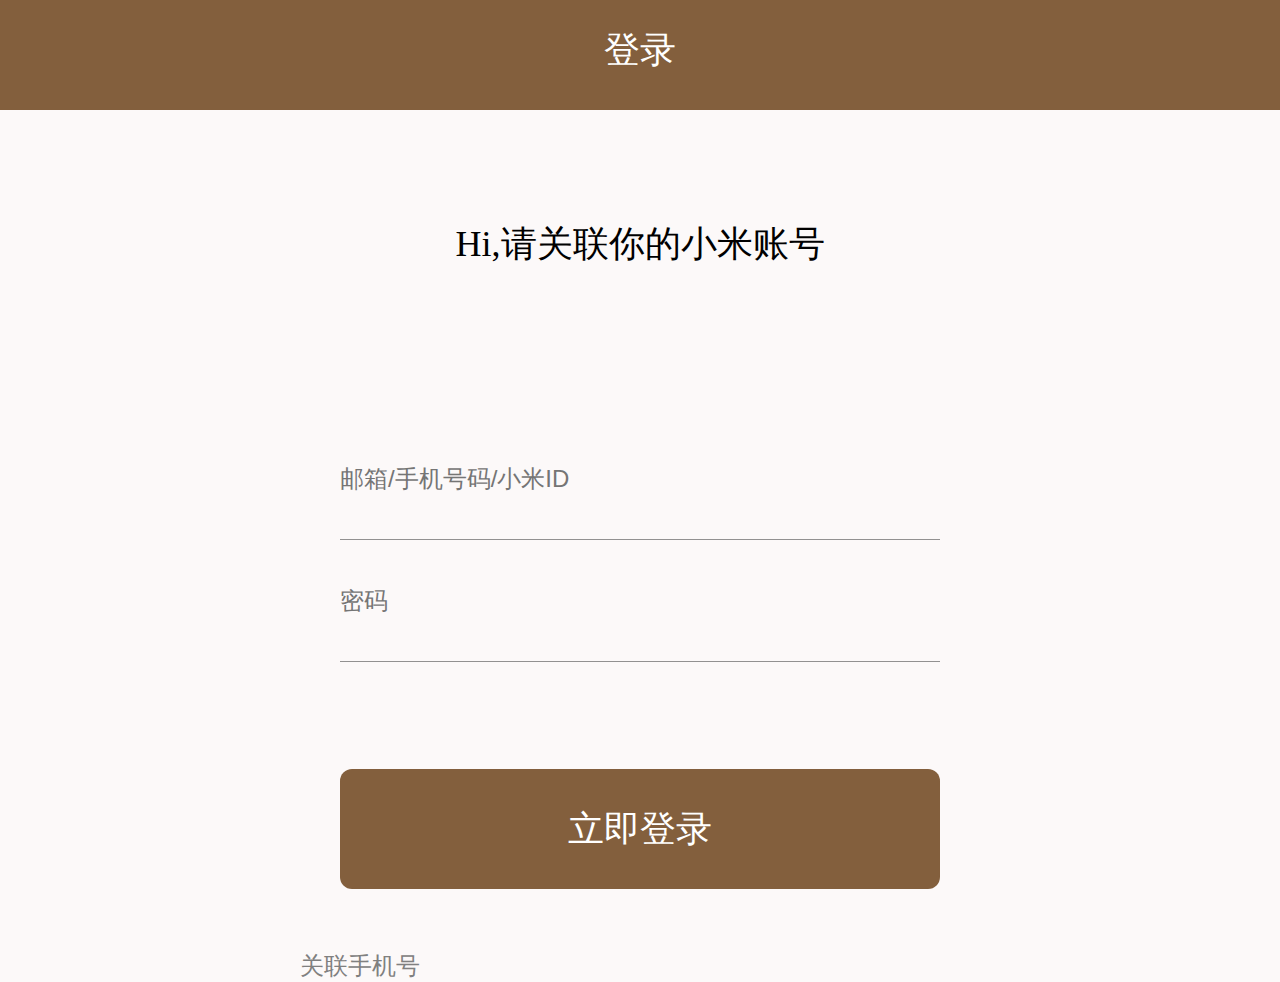
<file: signin.html>
<!DOCTYPE html>
<html lang="en">
<head>
    <meta charset="UTF-8">
    <meta name="viewport"
          content="width=device-width, user-scalable=no, initial-scale=1.0, maximum-scale=1.0, minimum-scale=1.0"><!--定义视口-->
    <title>登录</title>
    <link rel="stylesheet" href="css/signin.css">
    <link rel="stylesheet" href="http://at.alicdn.com/t/font_929727_hbtk4avdqrt.css">
    <script src="js/rem.js"></script>
</head>
<body>
<!--头部开始-->
<div class="index-header">
    <h2>登录</h2>
    <i class="iconfont icon-weibiaoti6-copy"></i>
</div>
<!--头部结束-->
<h6>Hi,请关联你的小米账号</h6>
<input type="text" class="maomao" placeholder="邮箱/手机号码/小米ID">
<i class="iconfont icon-cuowu"></i>
<input type="text" class="tutu" placeholder="密码">
<a href="index.html">
<div class="denglu">立即登录</div>
</a>
<span>关联手机号
<i class="iconfont icon-right1"></i>
</span>
</body>
</html>
</file>
<file: css/index.css>
* {
    margin: 0;
    padding: 0;
    list-style: none;
}

a {
    text-decoration: none;
}

/*头部开始*/
.index-header {
    width: 100%;
    height: 2rem;
    background: #835f3d;
    position: fixed;
    left: 0;
    top: 0;
}
.index-header h2 {
    color: #ffffff;
    font-size: 0.36rem;
    font-weight: 200;
    text-align: center;
    line-height: 1rem;
}
.index-search {
    width: 5.8rem;
    height: 0.6rem;
    margin: 0 auto;
    position: relative;
}

.index-search i {
    position: absolute;
    left: 0.9rem;
    top: 0.15rem;
    font-size: 0.3rem;
    color: #b0b0b0;
}

.index-search .index-input {
    display: block;
    width: 100%;
    height: 100%;
    border: none;
    border-radius: 0.3rem;
    outline: none;
    padding: 0 1.27rem;
    box-sizing: border-box;
    font-size: 0.24rem;
    font-weight: 200;

}

.index-search .index-input::-webkit-input-placeholder {
    color: #b0b0b0;
}

/*头部结束*/
.index-banner {
    width: 100%;
    height: 3.12rem;
    margin-top: 2rem;
    position: relative;
}

.index-banner-top {
    width: 100%;
    height: 2.36rem;
    background: #d33a2d;
}

.index-banner-bottom {
    width: 100%;
    height: 0.76rem;
    background: #e9ca8a;
}

.index-banner-img {
    width: 7.02rem;
    height: 2.7rem;
    position: absolute;
    left: 0;
    right: 0;
    top: 0;
    bottom: 0;
    margin: auto;
    border-radius: 0.24rem;
    overflow: hidden;
}

.index-banner-img img {
    display: block;
    width: 100%;
    height: 100%;
}

/*轮播点开始*/
.dots {
    width: 1.55rem;
    height: 0.16rem;
    position: absolute;
    bottom: 0.3rem;
    left: 0;
    right: 0;
    margin: 0 auto;
    display: flex;
    justify-content: space-between;
}

.dot {
    width: 0.16rem;
    height: 0.16rem;
    background: #a7a7a7;
    border-radius: 50%;
}

.dot:nth-child(1) {
    background: #2a1311;
}

/*轮播点结束*/
/*<!--首页分类开始-->*/
.index-cate {
    width: 100%;
    height: 3.14rem;
    padding: 0 0.24rem;
    box-sizing: border-box;
    overflow: hidden;
}

.index-cate .box {
    width: 100%;
    height: 1.3rem;
    margin-top: 0.25rem;
    display: flex;
    justify-content: space-between;
}

.yan {
    width: 1rem;
    height: 100%;

}

.yan-img {
    width: 100%;
    height: 1rem;
}

.yan-img img {
    display: block;
    width: 100%;
    height: 100%;
}

.yan h3 {
    font-size: 0.24rem;
    color: #575756;
    line-height: 0.3rem;
    text-align: center;
    margin-top: 0.1rem;

}

.yibaling {
    width: 5.56rem;
    height: 0.93rem;
    margin: 0.4rem auto;
}

.yibaling img {
    display: block;
    width: 100%;
}

/*<!--首页分类结束-->*/
.tiao {
    width: 100%;
    height: 0.08rem;
    background: #dfdede;
}

/*小米众筹开始*/
.nice-header {
    width: 100%;
    height: 0.86rem;
    padding: 0 0.24rem;
    box-sizing: border-box;
}

.nice-header h3 {
    font-size: 0.3rem;
    font-weight: 300;
    line-height: 0.86rem;
    float: left;
}

.nice-header-right {
    width: 0.9rem;
    height: 100%;
    float: right;
    font-size: 0.24rem;
    line-height: 0.86rem;
    color: #8f8f8e;
}

.nice-header-right i {
    font-size: 0.24rem;
}

.nice-img {
    width: 100%;
    height: 3.62rem;
    margin: 0 auto;
    padding: 0 0.24rem;
    box-sizing: border-box;
}

.nice-img img {
    display: block;
    width: 100%;
    height: 100%;
}

.nice-text {
    width: 100%;
    height: 2.22rem;
    margin: 0.1rem auto;
    padding: 0 0.24rem;
    box-sizing: border-box;
}

.nice-text h1 {
    font-size: 0.36rem;
    color: #3a3a39;
    margin-bottom: 0.25rem;
    font-weight: 400;
}

.nice-text h2 {
    font-size: 0.28rem;
    color: #3a3a39;
    opacity: 0.66;
    font-weight: 300;
}

.nice-text h3 {
    font-size: 0.28rem;
    color: #e7052b;
    font-weight: 300;
}

.men {
    width: 100%;
    height: 0.36rem;
    font-size: 0.24rem;
    color: #454445;
    line-height: 0.36rem;
}

.men h4 {
    float: left;
    font-weight: 300;

}

.men h4 span {
    color: #e7052b;
    font-weight: 300;
}

.men h5 {
    float: right;
    font-weight: 300;

}

.xian-one {
    width: 100%;
    height: 0.06rem;
    background: #a7a7a7;
    margin-top: 0.15rem;
    margin-bottom: 0.22rem;
}

.xian-two {
    width: 94%;
    height: 100%;
    background: #f78c00;
}

/*小米众筹结束*/
/*今日有品开始*/
.tody {
    width: 100%;
    height: 2.7rem;
    margin: 0 auto;
    padding: 0 0.24rem;
    border-top: 0.03rem solid #dfdede;
    box-sizing: border-box;
}

.tody-img {
    width: 2rem;
    height: 1.5rem;
    margin: 0.5rem 0.2rem;
    float: left;
}

.tody-img img {
    display: block;
    width: 100%;
}

.tody-text {
    width: 4.5rem;
    height: 1.5rem;
    margin-top: 0.6rem;
    float: right;
}

.tody-text h3 {
    font-size: 0.3rem;
    color: #2e2e2e;
    font-weight: 400;
}

.tody-text p {
    font-size: 0.24rem;
    color: #2e2e2e;
    opacity: 0.7;
    margin-top: 0.08rem;
}

.tody-text h5 {
    font-size: 0.24rem;
    color: #d50d0d;
    font-weight: 300;
    margin-top: 0.3rem;
}

/*今日有品结束*/
.app {
    width: 100%;
    height: 3.1rem;
    background: #dfdede;
    margin: 0 auto;
    text-align: center;
    line-height: 2rem;
    font-size: 0.24rem;
    color: #5b5b5b;
}

.index-last {
    width: 100%;
    height: 1.1rem;
    margin: 0 auto;
    padding: 0 0.24rem;
    background: #ffffff;
    color: #999999;
    position: fixed;
    bottom: 0;
    left: 0;
    box-sizing: border-box;
    display: flex;
    justify-content: space-between;
}

.last-box {
    width: 1rem;
    height: 0.9rem;
    margin: 0.2rem 0.3rem;
    font-size: 0.24rem;
    text-align: center;
    font-size: 0.24rem;
    color: #999999;
}
.last-boxx {
    width: 1rem;
    height: 0.9rem;
    margin: 0.2rem 0.3rem;
    font-size: 0.24rem;
    text-align: center;
    font-size: 0.24rem;
    color: #cfa270;
}

.last-box-img {
    width: 0.5rem;
    height: 0.5rem;
    margin: 0 auto;
}
.last-box-img img {
    display: block;
    width: 100%;
}
</file>
<file: css/alone.css>
* {
    margin: 0;
    padding: 0;
    list-style: none;
}

a {
    text-decoration: none;
}

/*头部开始*/
.index-headerr {
    width: 100%;
    height: 1.1rem;
    background: #835f3d;
    line-height: 1rem;
    position: fixed;
    left: 0;
    top: 0;

}

.index-headerr h2 {
    color: #ffffff;
    font-size: 0.36rem;
    font-weight: 200;
    text-align: center;
}
/*头部结束*/
/*头像开始*/
.touxiang{
    width: 100%;
    height: 2.4rem;
    padding: 0 0.24rem;
    box-sizing: border-box;
    margin-top: 1.1rem;
    display: flex;
    align-items: center;
    background: #845b34;
}
.touxiang-img{
    width: 1.34rem;
    height: 1.34rem;
    border-radius: 50%;
}
.touxiang-img img{
    display: block;
    width: 100%;
}
.touxiang .zhanghao{
    width: 2.5rem;
    height: 0.7rem;
    margin-left: 0.3rem;
    position: relative;
}
.touxiang .zhanghao span{
    font-size: 0.3rem;
    position: absolute;
    top: 0;
    left: 0;
}
.touxiang .zhanghao a{
    width: 2.06rem;
    height: 0.22rem;
    background: #9a9a9a;
    border-radius: 10%;
    font-size: 0.18rem;
    color: #191919;
    text-align: center;
    position: absolute;
    left: 0;
    bottom: 0;
}
/*头像结束*/
.new{
    width: 100%;
    height: 1.3rem;
    background: #f8f8f8;
    overflow: hidden;
}
.new-img{
    width: 5.7rem;
    height: 0.95rem;
    margin:  auto;
    margin-top: 0.17rem;
}
.new-img img{
    display: block;
    width: 100%;
}
/*列表开始*/
.happy{
    width: 100%;
    height: 1.17rem;
    border-bottom: 0.03rem solid #f8f8f8;
    box-sizing: border-box;
    /*padding: 0 0.48rem;*/
    line-height: 1.2rem;
    position: relative;
}
.happy-img{
    width: 0.6rem;
    height: 0.6rem;
    margin-top: 0.27rem;
    position: absolute;
    left: 0.48rem;
}
.happy-img img{
    display: block;
    width: 100%;
    height: 100%;
}

.happy span{
    font-size: 0.3rem;
    color: #2d2d2d;
    position: absolute;
    left: 1.25rem;
}
.happy-right{
    font-size: 0.3rem;
    color: #c3c3c3;
    position: absolute;
    right: 0.48rem;
}

/*列表结束*/

.index-last {
    width: 100%;
    height: 1.1rem;
    margin: 0 auto;
    padding: 0 0.24rem;
    background: #ffffff;
    box-sizing: border-box;
    position: fixed;
    bottom: 0;
    left: 0;
    display: flex;
    justify-content: space-between;
}

.last-box {
    width: 1rem;
    height: 0.9rem;
    margin: 0.2rem 0.3rem;
    font-size: 0.24rem;
    text-align: center;
    font-size: 0.24rem;
    color: #999999;
}.last-box:nth-child(4){
     color: #cfa270;
 }
.last-box-img {
    width: 0.5rem;
    height: 0.5rem;
    margin: 0 auto;
}
.last-box-img img {
    display: block;
    width: 100%;
}
</file>
<file: css/clear.css>
* {
    margin: 0;
    padding: 0;
    list-style: none;
}

a {
    text-decoration: none;
}

/*头部开始*/
.index-header {
    width: 100%;
    height: 1.1rem;
    background: #835f3d;
    line-height: 1rem;
    position: fixed;
    left: 0;
    top: 0;
}

.index-header h2 {
    color: #ffffff;
    font-size: 0.36rem;
    font-weight: 200;
    text-align: center;

}
.index-header i{
    position: absolute;
    left: 0.24rem;
    top: 0.08rem;
    font-size: 0.36rem;
    color: #ffffff;
}
/*头部结束*/

/*轮播图开始*/
.clear-img{
    width: 100%;
    height: 7.46rem;
    background: #b0b0b0;
    margin-top: 1.1rem;
    position: relative;

}
.clear-img img{
    display: block;
    height: 100%;
    width: 100%;
}
.clear-img .dots{
    width: 1.86rem;
    height: 0.2rem;
    position: absolute;
    bottom: 0.3rem;
    left: 0;
    right: 0;
    margin: 0 auto;
    display: flex;
    justify-content: space-between;
}
.clear-img .dots .dot{
    width: 0.2rem;
    height: 0.2rem;
    border-radius: 50%;
    background: #999999;
}
.clear-img .dots .dot:nth-child(1){
    background: #131313;
}
/*轮播图结束*/
/*价格开始*/
.clear-price{
    width: 100%;
    height: 2.26rem;
    padding: 0 0.24rem;
    border-bottom: 0.05rem solid #efefef;
    margin-top: 0.36rem;
    box-sizing: border-box;
}
.clear-price h2{
    font-size: 0.36rem;
    font-weight: 300;
    color: #222222;
    margin-bottom:0.2rem;
}
.clear-price p{
    font-size: 0.3rem;
    color: #707070;
    font-weight: 200;
    margin-bottom: 0.1rem;
}
.clear-price h6{
    font-size: 0.32rem;
    font-weight: 300;
    color: #ff0000;
}
/*价格结束*/
/*口味开始*/
.clear-xiang{
    width: 100%;
    height: 1.8rem;
    border-bottom: 0.05rem solid #efefef;
    padding: 0 0.48rem;
    font-weight: 300;
    box-sizing: border-box;
}
.clear-xiang h3{
    font-size: 0.3rem;
    color: #212020;
    font-weight: 300;
    margin: 0.3rem 0;
}
.clear-kouwei{
    width: 5.8rem;
    height: 0.7rem;
    display: flex;
    justify-content: space-between;
}
.kouwei-box{
    width: 1.5rem;
    height: 100%;
    border: 0.03rem solid #efefef;
    font-size: 0.3rem;
    color: #212020;
    text-align: center;
    line-height: 0.7rem;
}
/*口味结束*/
/*服务开始*/
.waiter-box{
    width: 100%;
    height: 1.68rem;
    border: 0.03rem solid #efefef;
    box-sizing: border-box;
    padding: 0 0.48rem;
    position: relative;
}

.waiter-box p{
    font-size: 0.3rem;
    color: #555555;
    position: absolute;
    left: 0.48rem;
    top: 0.2rem;
}
.waiter-center{
    width: 5.3rem;
    height: 1.2rem;
    position: absolute;
    top:0.2rem;
    left: 1.2rem;
}
.waiter-right i{
    font-size: 0.3rem;
    color: #555555;
    position: absolute;
    top: 0.2rem;
    right: 0.48rem;
}
.waiter-one{
    font-size: 0.24rem;
    color: #191818;
}
.waiter-box .waiter-one i{
    color: red;
}
.waiter-three{
    font-size: 0.24rem;
    color: #191818;
    margin: 0.1rem 0;
}
.waiter-box .waiter-three i{
    color: red;
}
.waiter-two{
    font-size: 0.24rem;
    color: #191818;
}
.waiter-two i{
    color: #4c5659;
}
/*服务结束*/
/*评价开始*/
.pingjia{
    width: 100%;
    height: 1rem;
    border-bottom: 0.05rem solid #efefef;
    padding: 0 0.48rem;
    box-sizing: border-box;
    line-height: 1rem;
    display: flex;
    justify-content: space-between;
}
.pingjia-left{
    font-size: 0.28rem;
    color: #555555;
}
.pingjia-center{
    width: 3.6rem;
    height: 0.4rem;
    margin-top: 0.3rem;
}
.pingjia-center i{
    font-size: 0.3rem;
    line-height: 0.4rem;
    color: #835f3d;
    float: left;
}
.pingjia-right{
    font-size: 0.24rem;
    color: #bdbbbb;
}
.pingjia-right i{
    color: #555555;

}
/*评价结束*/
/*检测开始*/
.protect{
    width: 100%;
    height: 0.6rem;
    box-sizing: border-box;
    display: flex;
    justify-content: space-between;
}
.protect-box{
    width: 2.17rem;
    height: 100%;
    text-align: center;
    line-height: 0.6rem;
    font-size: 0.28rem;
    color: #555555;
}
.protect-box:nth-child(1){
    color: #ff4545;
    border-bottom: 0.03rem solid #ff4545;
}
/*检测结束*/
/*图片开始*/
.five-img{
    width: 100%;
}
.five-img img{
    width: 100%;
    height: 100%;
}
/*图片结束*/
.huise{
    width: 100%;
    height: 1.7rem;
    background: #dde1e4;
    margin-top: -0.25rem;
}
/*底部开始*/
.dibu-box{
    width: 100%;
    height: 1rem;
    background: #ffffff;
    box-sizing: border-box;
    position: fixed;
    left: 0;
    bottom: 0;
}
.dibu-left{
    width: 2.9rem;
    height: 100%;
    padding: 0 0.4rem;
    display: flex;
    justify-content: space-between;
    box-sizing: border-box;
    float: left;
}
.dibu-left .box{
    width: 0.6rem;
    height: 0.7rem;
    text-align: center;
    margin-top: 0.15rem;
}
.dibu-left .box-img{
    width: 0.45rem;
    height: 0.38rem;
    margin-left: 0.08rem;
}
.dibu-left .box-img img{
    display: block;
    width: 100%;
}
.dibu-left .box p{
    font-size: 0.18rem;
    color: #646363;
    margin-top: 0.15rem;

}
.dibu-center{
    width: 2.3rem;
    height: 100%;
    background: #cb363a;
    color: #ffffff;
    font-size: 0.3rem;
    text-align: center;
    line-height: 1rem;
    float: left;
}.dibu-right{
    width: 2.3rem;
    height: 100%;
    background: #dbb07d;
    color: #ffffff;
    font-size: 0.3rem;
    text-align: center;
    line-height: 1rem;
    float: left;
}

/*底部结束*/
</file>
<file: css/list.css>
* {
    margin: 0;
    padding: 0;
    list-style: none;
}

a {
    text-decoration: none;
}

/*头部开始*/
.index-header {
    width: 100%;
    height: 2rem;
    background: #835f3d;
}

.index-header h2 {
    color: #ffffff;
    font-size: 0.36rem;
    font-weight: 200;
    text-align: center;
    line-height: 1rem;
}

.index-search {
    width: 5.8rem;
    height: 0.6rem;
    margin: 0 auto;
    text-align: center;
    position: relative;
}

.index-search i {
    position: absolute;
    left: 2rem;
    top: 0.15rem;
    font-size: 0.3rem;
    color: #b0b0b0;
}

.index-search .index-input {
    display: block;
    width: 100%;
    height: 100%;
    border: none;
    border-radius: 0.3rem;
    outline: none;
    padding: 0 1.27rem;
    text-align: center;
    box-sizing: border-box;
    font-size: 0.24rem;
    font-weight: 200;

}

.index-search .index-input::-webkit-input-placeholder {
    color: #b0b0b0;
}

/*头部结束*/
/*列表开始*/
.list-bigbox{
    width: 100%;
    height: 10rem;
    margin-bottom: 1.3rem;
    border-bottom: 0.02rem solid #999999;
    box-sizing: border-box;
}
.list-left{
    width: 1.6rem;
    height: 100%;
    border-right: 0.02rem solid #999999;
    float: left;
}
.list-left-boxx{
    width: 100%;
    height: 0.45rem;
    margin: 0.4rem 0 0.1rem;
    padding-left: 0.24rem;
    border-left: 0.04rem solid #835f3d;
    text-align: left;
    line-height: 0.45rem;
    font-size: 0.3rem;
    color: #835f3d;
}
.list-left-box{
     width: 100%;
     height: 0.84rem;
     padding-left: 0.24rem;
     text-align: left;
     line-height: 0.85rem;
     font-size: 0.26rem;
     color: #000000;
 }
.list-right{
    width: 5.28rem;
    height: 100%;
    float: left;
}
.list-right-img{
    width: 5.28rem;
    height: 2.6rem;
    margin: 0.46rem 0.3rem 0;
}
.list-right-img img{
    display: block;
    width: 100%;
}
.list-right h3{
    font-size: 0.26rem;
    color: #454444;
    text-align: center;
    font-weight: 400;
}
.goods{
    width: 100%;
    height: 6.4rem;
    margin-top: 0.24rem;
    margin-left: 0.3rem;
}
.ppp{
    margin-top: 0.26rem;
    display: flex;
    justify-content: space-between;
}
.goods-box{
    width: 1.6rem;
    height: 1.8rem;
    float: left;
}
.goods-img{
    width: 100%;
    height: 1.4rem;
}
.goods-img img{
    display: block;
    width: 100%;
}
.goods-box p{
    font-size: 0.24rem;
    color: #1c1b1b;
    text-align: center;
}
/*列表结束*/
.index-last {
    width: 100%;
    height: 1.1rem;
    margin: 0 auto;
    padding: 0 0.24rem;
    background: #ffffff;
    box-sizing: border-box;

    position: fixed;
    bottom: 0;
    left: 0;
    display: flex;
    justify-content: space-between;
}

.last-box {
    width: 1rem;
    height: 0.9rem;
    margin: 0.2rem 0.3rem;
    font-size: 0.24rem;
    text-align: center;
    font-size: 0.24rem;
    color: #999999;
}.last-box:nth-child(2){
     color: #cfa270;
 }
.last-box-img {
    width: 0.5rem;
    height: 0.5rem;
    margin: 0 auto;
}
.last-box-img img {
    display: block;
    width: 100%;
}
</file>
<file: css/shopping.css>
* {
    margin: 0;
    padding: 0;
    list-style: none;
}

a {
    text-decoration: none;
}

/*头部开始*/
.index-header {
    width: 100%;
    height: 1.1rem;
    background: #835f3d;
    line-height: 1rem;
    position: relative;
}

.index-header h2 {
    color: #ffffff;
    font-size: 0.36rem;
    font-weight: 200;
    text-align: center;

}
/*头部结束*/
.shopping-song{
    width:100%;
    height: 0.9rem;
    border: 0.03rem solid #f2f2f2;
    padding: 0 0.24rem;
    background: #ffffff;

    box-sizing: border-box;
}
.shopping-song-left{
    width: 1.5rem;
    height: 100%;
    float: left;
    display: flex;
    justify-content: center;
    align-items: center;
    font-size: 0.24rem;
    color: #2d2d2d;

}
.shopping-song-left span{
    margin: 0 0.1rem;
}
.shopping-song-left i{
    color: #d34843;
}
.shopping-song-right{
    width: 1.5rem;
    height: 100%;
    float: right;
    display: flex;
    justify-content: center;
    align-items: center;
    font-size: 0.24rem;
    color: #2d2d2d;
}
.shopping-song-right span{
    padding: 0 0.1rem;
}
/*商品开始*/
.xiaolun-box{
    width: 100%;
    height: 2rem;
    padding: 0 0.3rem;
    background: #ffffff;

    box-sizing: border-box;
    position: relative;
}
.xiaolun-box i{
    color: #d34843;

}
.xiaolun-img{
    width: 1.7rem;
    height: 1.7rem;
    position: absolute;
    left:0.8rem ;
    top: 0.12rem;
}
.xiaolun-img img{
    display: block;
    width: 100%;
}
.xiaolun-box h4{
    font-size: 0.24rem;
    color: #0c0c0c;
    font-weight: 600;
    position: absolute;
    top: 0.4rem;
    left: 2.8rem;
}
.xiaolun-box span{
    font-size: 0.36rem;
    color: #e30d0d;
    position: absolute;
    top: 1.24rem;
    left: 2.8rem;
}
.xiaolun-box .last{
    width: 2.25rem;
    height: 0.57rem;
    border: 0.03rem solid #cecece;
    position: absolute;
    top: 0.96rem;
    left: 4.54rem;
    font-size: 0.36rem;
    color: #353535;
    text-align: center;
    line-height: 0.57rem;
    display: flex;
    justify-content: space-between;
}
.xiaolun-box .last .box{
    width: 0.57rem;
    height: 0.57rem;
    background: #f3f3f3;
    font-size: 0.4rem;
}
.xiaolun-box .last .box:nth-child(1){
    border-right: 0.03rem solid #cecece;
}
.xiaolun-box .last .box:nth-child(2){
    border-left: 0.03rem solid #cecece;
}
/*商品结束*/
body{
    background: #f2f2f2;
}
/*结算开始*/
.jiesuan{
    width: 100%;
    height: 1.1rem;
    background: #ffffff;
    /*margin-top: 7.1rem;*/
    box-sizing: border-box;
    padding: 0 0.3rem;
    display: flex;
    align-items: center;
    position: fixed;
    left: 0;
    bottom: 1.13rem;
    border-bottom: 0.03rem solid #cecece;
}
.jiesuan i{
    color: #d34843;
}
.jiesuan span{
    font-size: 0.24rem;
    color: #a2a2a2;
    position: absolute;
    left: 2.34rem;
}
.jiesuan h3{
    font-size: 0.3rem;
    color: #3e3e3e;
    font-weight: 400;
    position: absolute;
    left: 3.4rem;
}
.jiesuan h4{
    font-size: 0.3rem;
    color: #d40404;
    font-weight: 400;

    position: absolute;
    left: 4.15rem;
}
.jiesuan-right{
    width: 2rem;
    height: 100%;
    font-size: 0.3rem;
    color: #f4f4f4;
    background: #d34843;
    text-align: center;
    line-height: 1.1rem;
    position: absolute;
    right: 0;
}
/*结算结束*/
.index-last {
    width: 100%;
    height: 1.1rem;
    margin: 0 auto;
    padding: 0 0.24rem;
    background: #ffffff;
    box-sizing: border-box;
    position: fixed;
    bottom: 0;
    left: 0;
    display: flex;
    justify-content: space-between;
}

.last-box {
    width: 1rem;
    height: 0.9rem;
    margin: 0.2rem 0.3rem;
    font-size: 0.24rem;
    text-align: center;
    font-size: 0.24rem;
    color: #999999;
}.last-box:nth-child(3){
     color: #cfa270;
 }
.last-box-img {
    width: 0.5rem;
    height: 0.5rem;
    margin: 0 auto;
}
.last-box-img img {
    display: block;
    width: 100%;
}
</file>
<file: css/signin.css>
* {
    margin: 0;
    padding: 0;
    list-style: none;
}
a {
    text-decoration: none;
}
body{
    background:#fcf9f9;

}
/*头部开始*/
.index-header {
    width: 100%;
    height: 1.1rem;
    background: #835f3d;
    line-height: 1rem;
    position: fixed;
    left: 0;
    top: 0;
}
.index-header h2 {
    color: #ffffff;
    font-size: 0.36rem;
    font-weight: 200;
    text-align: center;
}
.index-header i{
    position: absolute;
    left: 0.24rem;
    top: 0.08rem;
    font-size: 0.36rem;
    color: #ffffff;
}
h6{
    font-size: 0.36rem;
    color: #000000;
    text-align: center;
    margin-top: 2.2rem;
    font-weight: 500;
}
.maomao{
    width: 6rem;
    height: 1.2rem;
    border: none;
    border-bottom: 0.01rem solid #929191;
    position: absolute;
    left: 0;
    right: 0;
    margin: auto;
    margin-top: 1.5rem;
    font-size: 0.24rem;
    background:#fcf9f9;
}.tutu{
    width: 6rem;
    height: 1.2rem;
    border: none;
    border-bottom: 0.01rem solid #929191;
    position: absolute;
    left: 0;
    right: 0;
    margin: auto;
    margin-top: 2.72rem;
    font-size: 0.24rem;
    /*color: #eae7e7;*/
    background:#fcf9f9;
}
 i{
     font-size: 0.3rem;
     font-weight: 400;
     color: #bdbbbb;
     position: absolute;
     right: 1.05rem;
     top: 4.6rem;
 }.denglu{
    width: 6rem;
    height: 1.2rem;
    background: #835f3d;
    position: absolute;
    left: 0;
    right: 0;
    margin: auto;
    margin-top: 5rem;
    border-radius: 0.12rem;
    text-align: center;
    line-height: 1.2rem;
    font-size: 0.36rem;
    color: #ffffff;
   }
  span{
      font-size: 0.24rem;
      color: #808080;
      position: absolute;
      left: 3rem;

      top: 9.5rem;
  }
span i{
    font-size: 0.3rem;
    font-weight: 400;
    color: #bdbbbb;
    position: absolute;
    left: 1.3rem;
    top: 0;
}
/*头部结束*/
</file>
